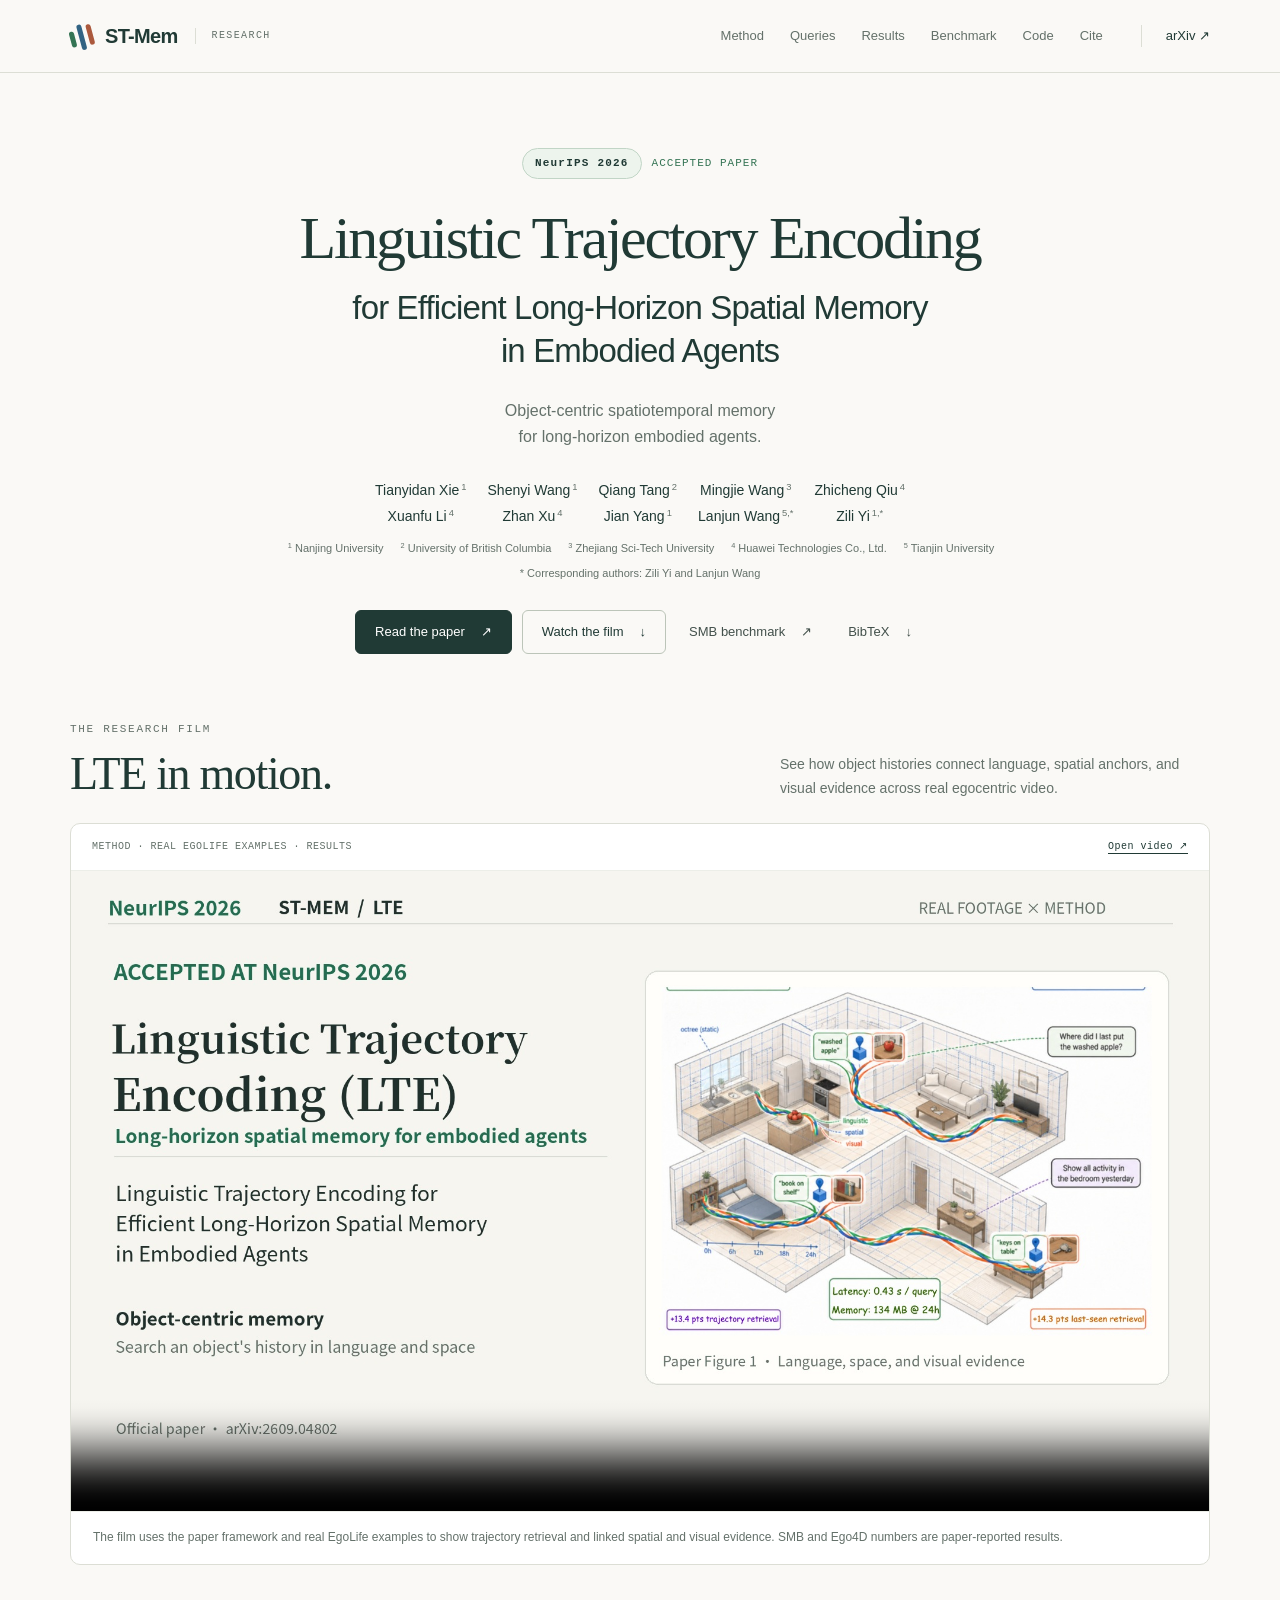
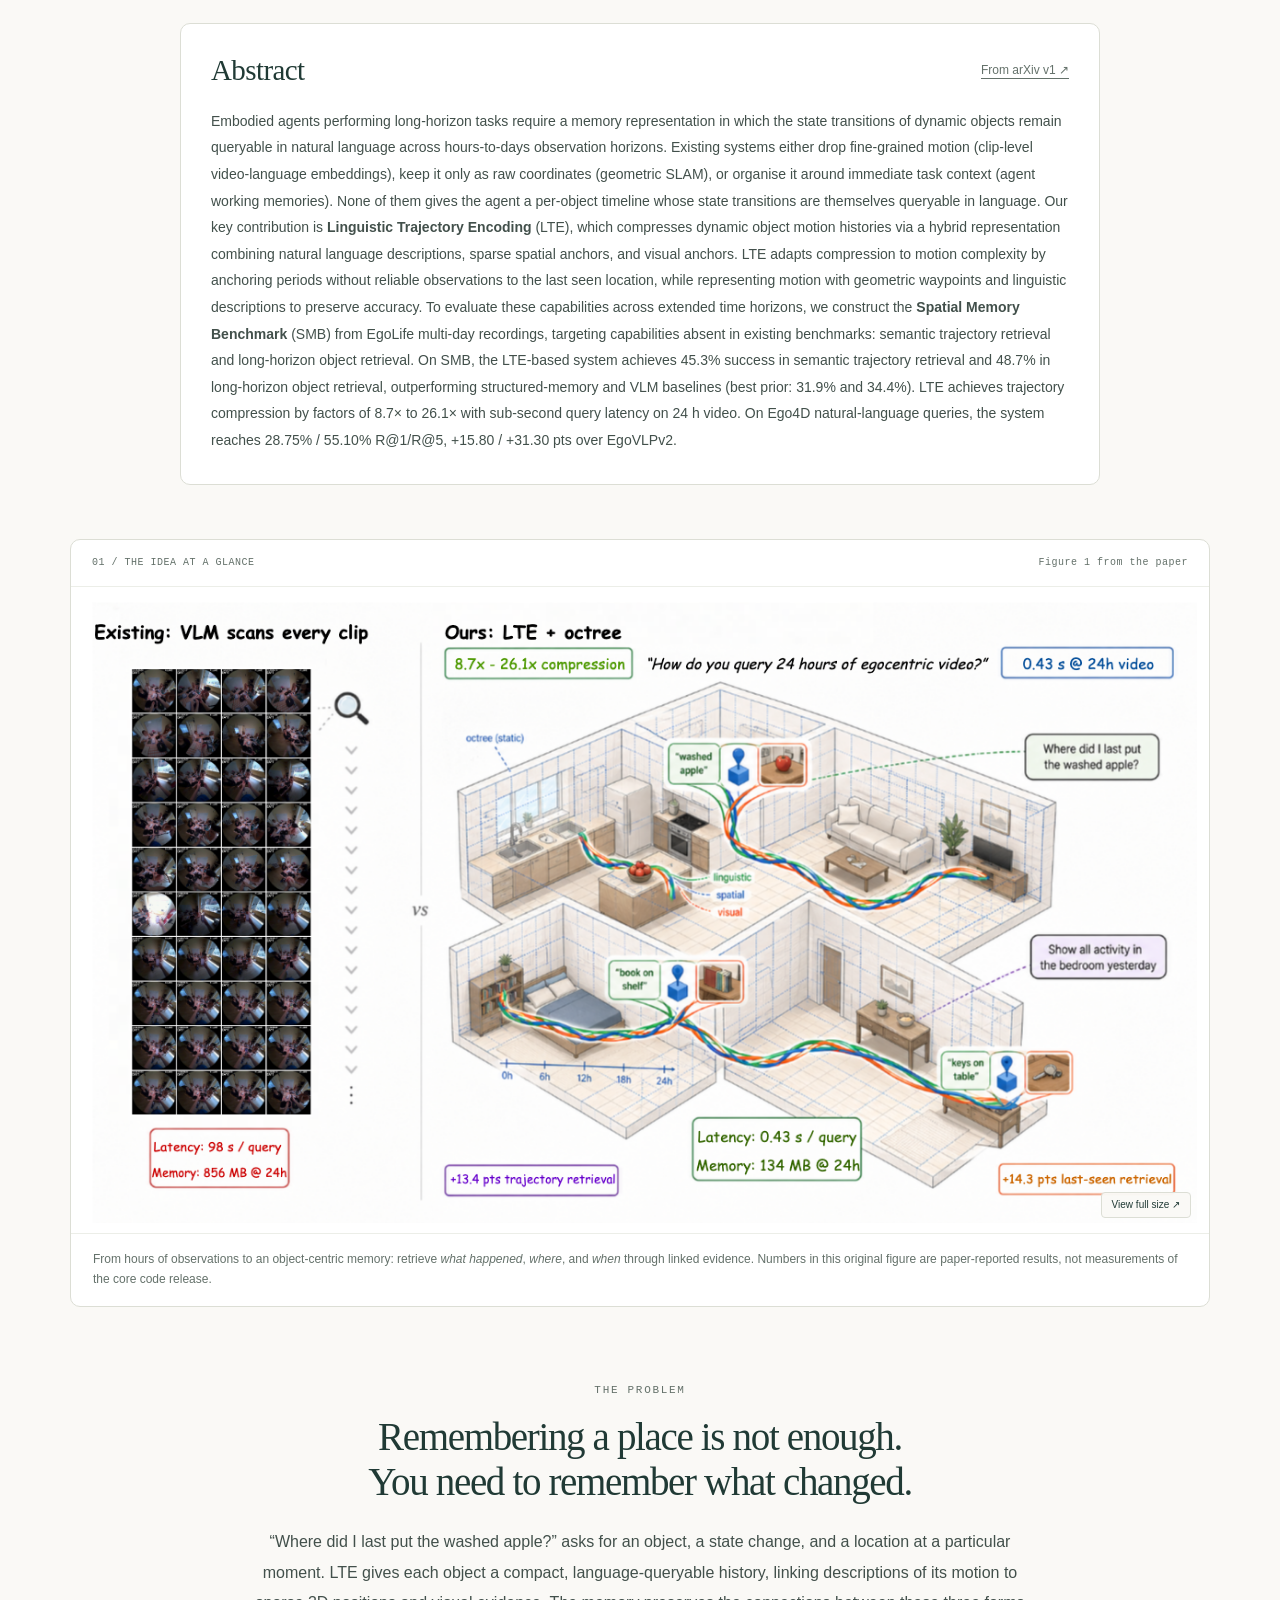
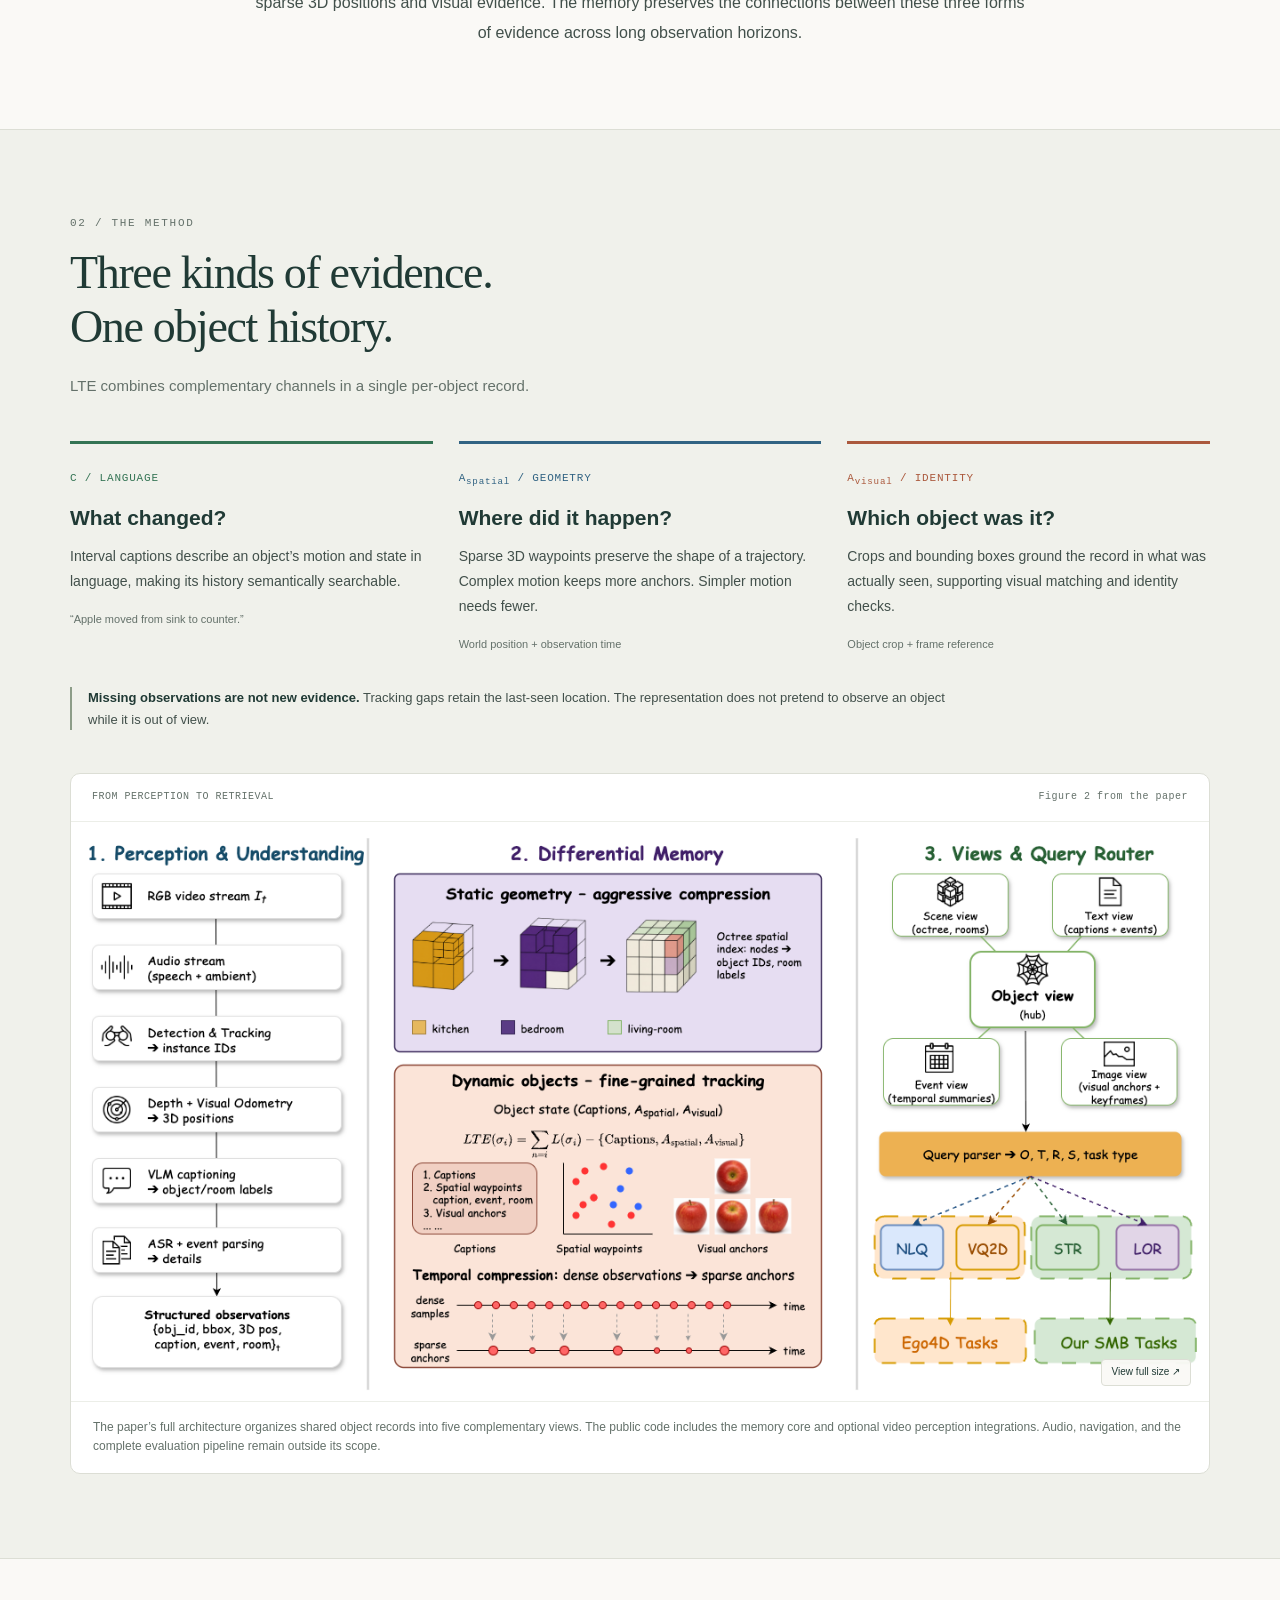
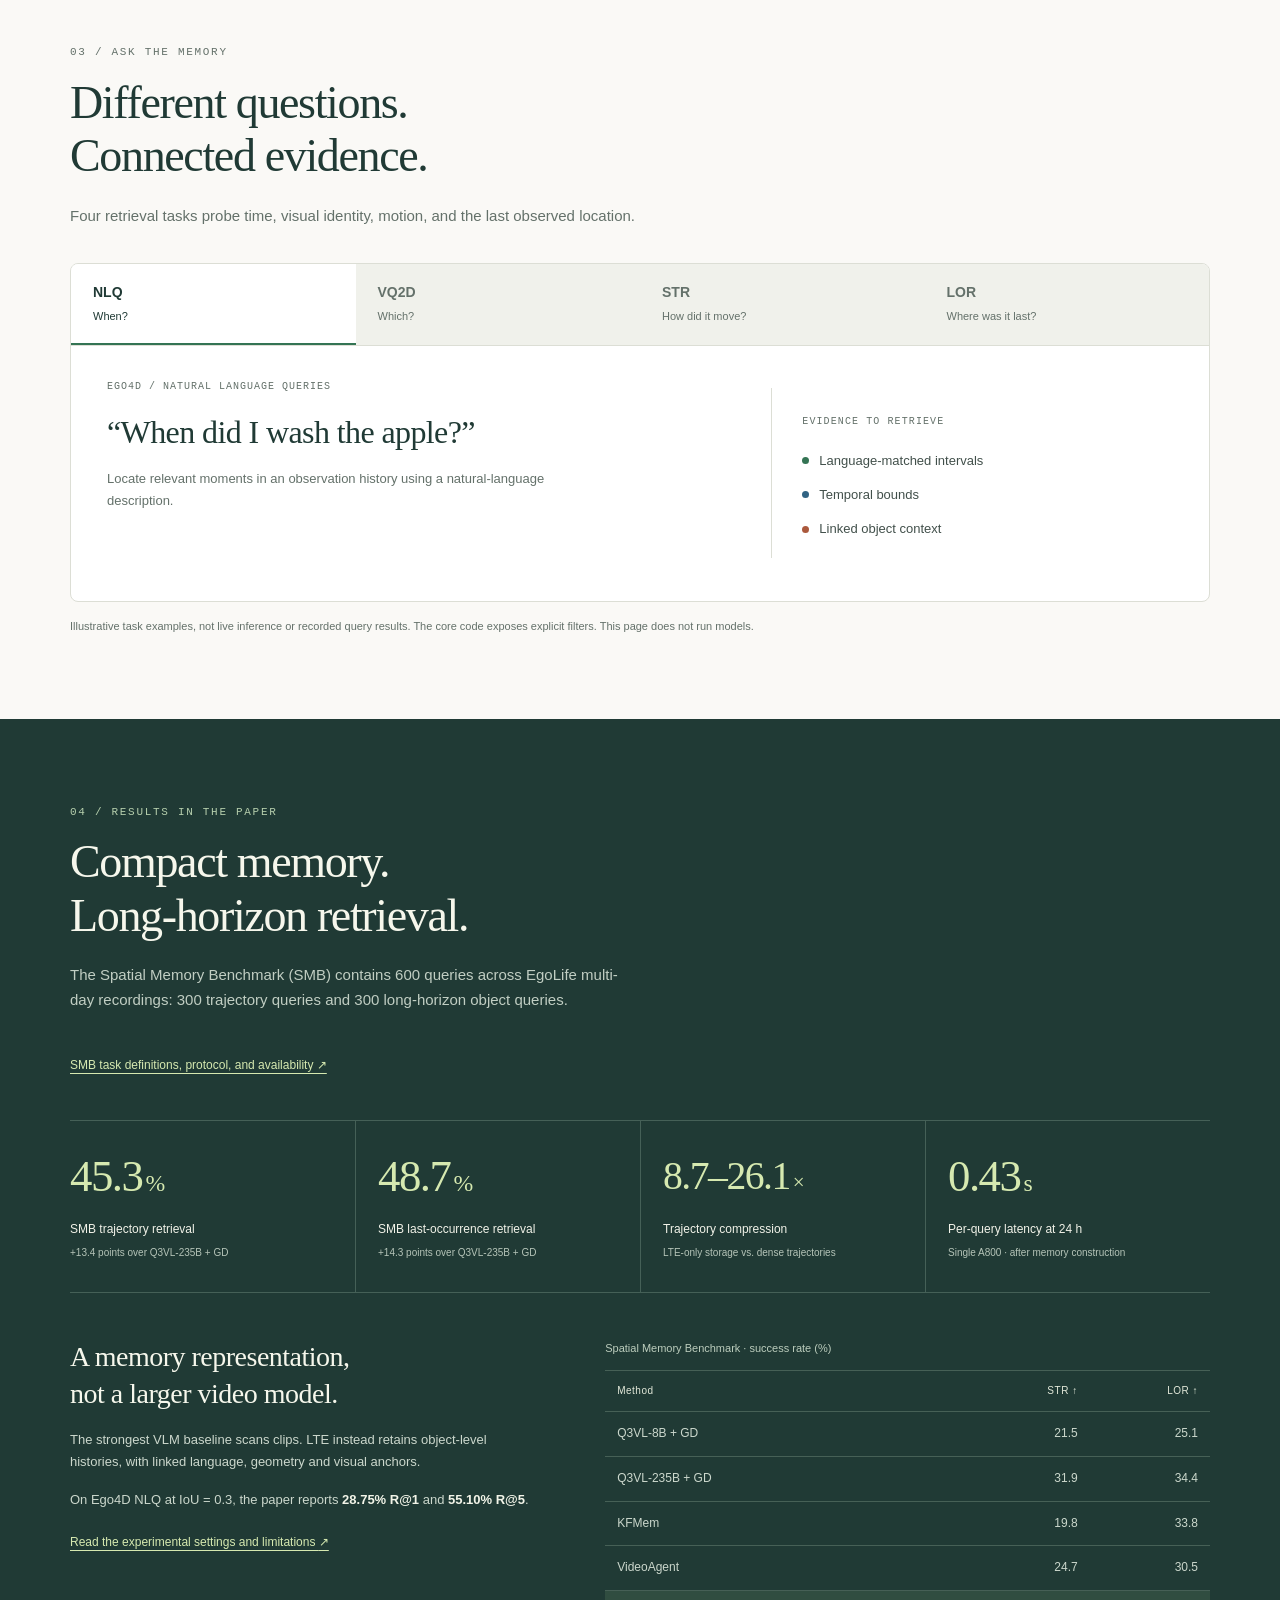
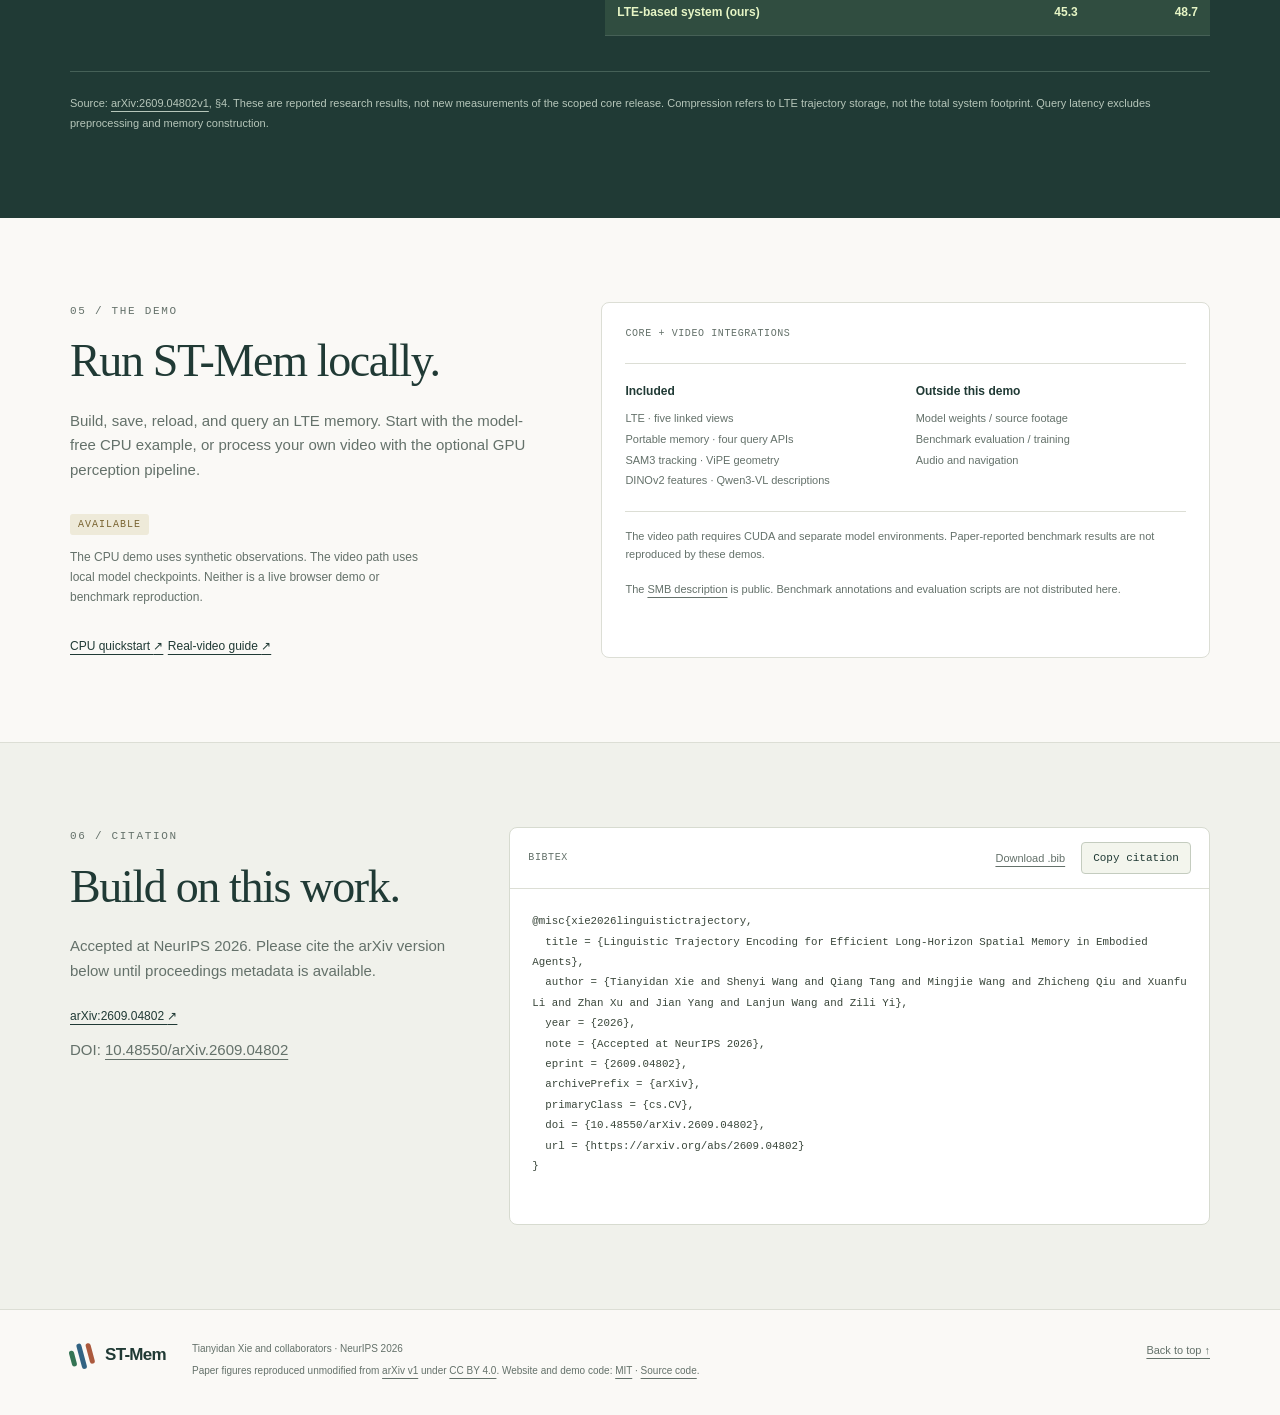
<file: index.html>
<!doctype html>
<html lang="en">
  <head>
    <meta charset="utf-8" />
    <meta name="viewport" content="width=device-width, initial-scale=1" />
    <meta name="color-scheme" content="light" />
    <title>
      Linguistic Trajectory Encoding for Efficient Long-Horizon Spatial Memory
      in Embodied Agents
    </title>
    <meta
      name="description"
      content="Accepted at NeurIPS 2026. Linguistic Trajectory Encoding (LTE): object-centric spatiotemporal memory for long-horizon embodied agents. Paper and Spatial Memory Benchmark (SMB)."
    />
    <meta property="og:type" content="article" />
    <meta
      property="og:title"
      content="Linguistic Trajectory Encoding for Efficient Long-Horizon Spatial Memory in Embodied Agents"
    />
    <meta
      property="og:description"
      content="NeurIPS 2026 · Accepted. Explore LTE through a research film with real EgoLife examples, the paper framework, and results on SMB and Ego4D."
    />
    <link rel="canonical" href="https://sealical.github.io/st-mem/" />
    <meta property="og:url" content="https://sealical.github.io/st-mem/" />
    <meta property="og:site_name" content="ST-Mem" />
    <meta
      property="og:image"
      content="https://sealical.github.io/st-mem/assets/st_mem_teaser.png"
    />
    <meta property="og:image:width" content="1210" />
    <meta property="og:image:height" content="675" />
    <meta
      property="og:image:alt"
      content="The paper’s teaser: linguistic, spatial and visual evidence connected across an egocentric day."
    />
    <meta name="twitter:card" content="summary_large_image" />
    <meta
      name="twitter:title"
      content="Linguistic Trajectory Encoding for Efficient Long-Horizon Spatial Memory in Embodied Agents"
    />
    <meta
      name="twitter:description"
      content="NeurIPS 2026 · Accepted. Explore LTE through a research film with real EgoLife examples, the paper framework, and results on SMB and Ego4D."
    />
    <meta
      name="twitter:image"
      content="https://sealical.github.io/st-mem/assets/st_mem_teaser.png"
    />
    <meta
      name="twitter:image:alt"
      content="The paper’s teaser: linguistic, spatial and visual evidence connected across an egocentric day."
    />
    <meta
      name="citation_title"
      content="Linguistic Trajectory Encoding for Efficient Long-Horizon Spatial Memory in Embodied Agents"
    />
    <meta name="citation_author" content="Tianyidan Xie" />
    <meta name="citation_author" content="Shenyi Wang" />
    <meta name="citation_author" content="Qiang Tang" />
    <meta name="citation_author" content="Mingjie Wang" />
    <meta name="citation_author" content="Zhicheng Qiu" />
    <meta name="citation_author" content="Xuanfu Li" />
    <meta name="citation_author" content="Zhan Xu" />
    <meta name="citation_author" content="Jian Yang" />
    <meta name="citation_author" content="Lanjun Wang" />
    <meta name="citation_author" content="Zili Yi" />
    <meta name="citation_publication_date" content="2026/09/04" />
    <meta name="citation_arxiv_id" content="2609.04802" />
    <meta name="citation_doi" content="10.48550/arXiv.2609.04802" />
    <meta name="citation_pdf_url" content="https://arxiv.org/pdf/2609.04802" />
    <script type="application/ld+json">
      {
        "@context": "https://schema.org",
        "@graph": [
          {
            "@type": "WebSite",
            "@id": "https://sealical.github.io/st-mem/#website",
            "name": "ST-Mem: Linguistic Trajectory Encoding",
            "url": "https://sealical.github.io/st-mem/",
            "inLanguage": "en"
          },
          {
            "@type": "WebPage",
            "@id": "https://sealical.github.io/st-mem/#webpage",
            "url": "https://sealical.github.io/st-mem/",
            "name": "Linguistic Trajectory Encoding for Efficient Long-Horizon Spatial Memory in Embodied Agents",
            "isPartOf": { "@id": "https://sealical.github.io/st-mem/#website" },
            "mainEntity": {
              "@id": "https://doi.org/10.48550/arXiv.2609.04802"
            },
            "relatedLink": "https://sealical.github.io/st-mem/benchmark/",
            "inLanguage": "en"
          },
          {
            "@type": "ScholarlyArticle",
            "@id": "https://doi.org/10.48550/arXiv.2609.04802",
            "name": "Linguistic Trajectory Encoding for Efficient Long-Horizon Spatial Memory in Embodied Agents",
            "headline": "Linguistic Trajectory Encoding for Efficient Long-Horizon Spatial Memory in Embodied Agents",
            "url": "https://arxiv.org/abs/2609.04802",
            "sameAs": [
              "https://arxiv.org/abs/2609.04802",
              "https://openalex.org/W7211917746"
            ],
            "identifier": [
              {
                "@type": "PropertyValue",
                "propertyID": "DOI",
                "value": "10.48550/arXiv.2609.04802"
              },
              {
                "@type": "PropertyValue",
                "propertyID": "arXiv",
                "value": "2609.04802"
              }
            ],
            "datePublished": "2026-09-04",
            "creativeWorkStatus": "Accepted at NeurIPS 2026",
            "inLanguage": "en",
            "isAccessibleForFree": true,
            "video": { "@id": "https://sealical.github.io/st-mem/#film" },
            "license": "https://creativecommons.org/licenses/by/4.0/",
            "image": "https://sealical.github.io/st-mem/assets/st_mem_teaser.png",
            "description": "Linguistic Trajectory Encoding (LTE) is an object-centric spatiotemporal memory representation combining natural-language descriptions, sparse spatial anchors, and visual anchors for long-horizon embodied agents.",
            "abstract": "Embodied agents performing long-horizon tasks require a memory representation in which the state transitions of dynamic objects remain queryable in natural language across hours-to-days observation horizons. Existing systems either drop fine-grained motion (clip-level video-language embeddings), keep it only as raw coordinates (geometric SLAM), or organise it around immediate task context (agent working memories). None of them gives the agent a per-object timeline whose state transitions are themselves queryable in language. Our key contribution is Linguistic Trajectory Encoding (LTE), which compresses dynamic object motion histories via a hybrid representation combining natural language descriptions, sparse spatial anchors, and visual anchors. LTE adapts compression to motion complexity by anchoring periods without reliable observations to the last seen location, while representing motion with geometric waypoints and linguistic descriptions to preserve accuracy. To evaluate these capabilities across extended time horizons, we construct the Spatial Memory Benchmark (SMB) from EgoLife multi-day recordings, targeting capabilities absent in existing benchmarks: semantic trajectory retrieval and long-horizon object retrieval. On SMB, the LTE-based system achieves 45.3% success in semantic trajectory retrieval and 48.7% in long-horizon object retrieval, outperforming structured-memory and VLM baselines (best prior: 31.9% and 34.4%). LTE achieves trajectory compression by factors of 8.7× to 26.1× with sub-second query latency on 24 h video. On Ego4D natural-language queries, the system reaches 28.75% / 55.10% R@1/R@5, +15.80 / +31.30 pts over EgoVLPv2.",
            "keywords": [
              "Linguistic Trajectory Encoding",
              "object-centric memory",
              "spatiotemporal memory",
              "embodied agent memory",
              "trajectory compression",
              "semantic trajectory retrieval",
              "long-horizon object retrieval",
              "Spatial Memory Benchmark"
            ],
            "author": [
              {
                "@type": "Person",
                "name": "Tianyidan Xie",
                "givenName": "Tianyidan",
                "familyName": "Xie",
                "affiliation": {
                  "@id": "https://sealical.github.io/st-mem/#nju"
                }
              },
              {
                "@type": "Person",
                "name": "Shenyi Wang",
                "givenName": "Shenyi",
                "familyName": "Wang",
                "affiliation": {
                  "@id": "https://sealical.github.io/st-mem/#nju"
                }
              },
              {
                "@type": "Person",
                "name": "Qiang Tang",
                "givenName": "Qiang",
                "familyName": "Tang",
                "affiliation": {
                  "@id": "https://sealical.github.io/st-mem/#ubc"
                }
              },
              {
                "@type": "Person",
                "name": "Mingjie Wang",
                "givenName": "Mingjie",
                "familyName": "Wang",
                "affiliation": {
                  "@id": "https://sealical.github.io/st-mem/#zstu"
                }
              },
              {
                "@type": "Person",
                "name": "Zhicheng Qiu",
                "givenName": "Zhicheng",
                "familyName": "Qiu",
                "affiliation": {
                  "@id": "https://sealical.github.io/st-mem/#huawei"
                }
              },
              {
                "@type": "Person",
                "name": "Xuanfu Li",
                "givenName": "Xuanfu",
                "familyName": "Li",
                "affiliation": {
                  "@id": "https://sealical.github.io/st-mem/#huawei"
                }
              },
              {
                "@type": "Person",
                "name": "Zhan Xu",
                "givenName": "Zhan",
                "familyName": "Xu",
                "affiliation": {
                  "@id": "https://sealical.github.io/st-mem/#huawei"
                }
              },
              {
                "@type": "Person",
                "name": "Jian Yang",
                "givenName": "Jian",
                "familyName": "Yang",
                "affiliation": {
                  "@id": "https://sealical.github.io/st-mem/#nju"
                }
              },
              {
                "@type": "Person",
                "name": "Lanjun Wang",
                "givenName": "Lanjun",
                "familyName": "Wang",
                "email": "wanglanjun@tju.edu.cn",
                "affiliation": {
                  "@id": "https://sealical.github.io/st-mem/#tju"
                }
              },
              {
                "@type": "Person",
                "name": "Zili Yi",
                "givenName": "Zili",
                "familyName": "Yi",
                "email": "yi@nju.edu.cn",
                "affiliation": {
                  "@id": "https://sealical.github.io/st-mem/#nju"
                }
              }
            ]
          },
          {
            "@type": "VideoObject",
            "@id": "https://sealical.github.io/st-mem/#film",
            "name": "Linguistic Trajectory Encoding: Method and Real EgoLife Examples",
            "description": "An English-language overview of Linguistic Trajectory Encoding, its object-centric memory framework, real EgoLife examples, and paper-reported SMB and Ego4D results.",
            "url": "https://sealical.github.io/st-mem/#film",
            "contentUrl": "https://sealical.github.io/st-mem/media/lte-neurips-2026-project-film-en.mp4",
            "thumbnailUrl": "https://sealical.github.io/st-mem/media/lte-neurips-2026-project-film-en-cover.jpg",
            "encodingFormat": "video/mp4",
            "duration": "PT1M33.974S",
            "uploadDate": "2026-09-29",
            "inLanguage": "en",
            "isAccessibleForFree": true,
            "about": { "@id": "https://doi.org/10.48550/arXiv.2609.04802" }
          },
          {
            "@type": "SoftwareSourceCode",
            "@id": "https://sealical.github.io/st-mem/#demo",
            "name": "ST-Mem core and real-video demos",
            "description": "CPU demo of LTE, five linked memory views, and four query APIs using synthetic observations. Optional real-video integrations provide SAM3 tracking, ViPE geometry, DINOv2 features, and Qwen3-VL descriptions. No benchmark evaluation.",
            "codeRepository": "https://github.com/Sealical/st-mem",
            "url": "https://github.com/Sealical/st-mem/blob/main/docs/demo.md",
            "programmingLanguage": "Python",
            "runtimePlatform": "Python 3.11+",
            "version": "0.2.0",
            "license": "https://github.com/Sealical/st-mem/blob/main/LICENSE"
          },
          {
            "@type": "Organization",
            "@id": "https://sealical.github.io/st-mem/#nju",
            "name": "Nanjing University"
          },
          {
            "@type": "Organization",
            "@id": "https://sealical.github.io/st-mem/#ubc",
            "name": "University of British Columbia"
          },
          {
            "@type": "Organization",
            "@id": "https://sealical.github.io/st-mem/#zstu",
            "name": "Zhejiang Sci-Tech University"
          },
          {
            "@type": "Organization",
            "@id": "https://sealical.github.io/st-mem/#huawei",
            "name": "Huawei Technologies Co., Ltd."
          },
          {
            "@type": "Organization",
            "@id": "https://sealical.github.io/st-mem/#tju",
            "name": "Tianjin University"
          }
        ]
      }
    </script>
    <link rel="icon" type="image/svg+xml" href="assets/favicon.svg" />
    <link rel="stylesheet" href="assets/site.css" />
    <script src="assets/site.js" defer></script>
  </head>
  <body>
    <a class="skip-link" href="#main">Skip to content</a>
    <header class="site-header">
      <div class="header-inner">
        <a class="wordmark" href="#top" aria-label="ST-Mem, back to top"
          ><span class="brand-mark" aria-hidden="true"
            ><i></i><i></i><i></i></span
          >ST-Mem<span class="wordmark-note">RESEARCH</span></a
        >
        <nav class="nav-links" aria-label="Main navigation">
          <a href="#method">Method</a><a href="#queries">Queries</a
          ><a href="#results">Results</a><a href="benchmark/">Benchmark</a
          ><a href="#code">Code</a><a href="#citation">Cite</a>
        </nav>
        <a
          class="header-paper"
          href="https://arxiv.org/abs/2609.04802"
          target="_blank"
          rel="noopener noreferrer"
          >arXiv <span aria-hidden="true">↗</span></a
        >
      </div>
    </header>

    <main id="main">
      <section class="hero container" id="top" aria-labelledby="paper-title">
        <p class="eyebrow">
          <span class="publication-tag">NeurIPS 2026</span>
          <span class="publication-status">Accepted paper</span>
        </p>
        <h1 id="paper-title">
          <span class="title-main">Linguistic Trajectory Encoding</span
          ><span class="title-sub"
            >for Efficient Long-Horizon Spatial Memory<br
              class="desktop-break"
            />
            in Embodied Agents</span
          >
        </h1>
        <p class="hero-summary">
          Object-centric spatiotemporal memory<br />for long-horizon embodied
          agents.
        </p>
        <div class="authors" aria-label="Authors in paper order">
          <span>Tianyidan Xie<sup>1</sup></span
          ><span>Shenyi Wang<sup>1</sup></span
          ><span>Qiang Tang<sup>2</sup></span
          ><span>Mingjie Wang<sup>3</sup></span
          ><span>Zhicheng Qiu<sup>4</sup></span>
          <span>Xuanfu Li<sup>4</sup></span
          ><span>Zhan Xu<sup>4</sup></span
          ><span>Jian Yang<sup>1</sup></span
          ><span>Lanjun Wang<sup>5,*</sup></span
          ><span>Zili Yi<sup>1,*</sup></span>
        </div>
        <div class="affiliations">
          <span><sup>1</sup>Nanjing University</span
          ><span><sup>2</sup>University of British Columbia</span
          ><span><sup>3</sup>Zhejiang Sci-Tech University</span
          ><span><sup>4</sup>Huawei Technologies Co., Ltd.</span
          ><span><sup>5</sup>Tianjin University</span>
        </div>
        <p class="correspondence">
          * Corresponding authors:
          <a href="mailto:yi@nju.edu.cn">Zili Yi</a> and
          <a href="mailto:wanglanjun@tju.edu.cn">Lanjun Wang</a>
        </p>
        <div class="hero-actions">
          <a
            class="button button-primary"
            href="https://arxiv.org/abs/2609.04802"
            target="_blank"
            rel="noopener noreferrer"
            >Read the paper <span aria-hidden="true">↗</span></a
          >
          <a class="button button-secondary" href="#film"
            >Watch the film <span aria-hidden="true">↓</span></a
          >
          <a class="button button-text" href="benchmark/"
            >SMB benchmark <span aria-hidden="true">↗</span></a
          >
          <a class="button button-text" href="#citation"
            >BibTeX <span aria-hidden="true">↓</span></a
          >
        </div>
      </section>

      <section
        class="container film-section"
        id="film"
        aria-labelledby="film-title"
      >
        <div class="film-heading">
          <div>
            <p class="eyebrow">THE RESEARCH FILM</p>
            <h2 id="film-title">LTE in motion.</h2>
          </div>
          <p>
            See how object histories connect language, spatial anchors, and
            visual evidence across real egocentric video.
          </p>
        </div>
        <figure class="film-card">
          <div class="figure-topline">
            <span>METHOD · REAL EGOLIFE EXAMPLES · RESULTS</span>
            <a href="media/lte-neurips-2026-project-film-en.mp4"
              >Open video ↗</a
            >
          </div>
          <video
            controls
            preload="none"
            playsinline
            width="1920"
            height="1080"
            poster="media/lte-neurips-2026-project-film-en-cover.jpg"
            aria-label="English film introducing Linguistic Trajectory Encoding and real EgoLife demonstrations"
          >
            <source
              src="media/lte-neurips-2026-project-film-en.mp4"
              type="video/mp4"
            />
            <track
              kind="captions"
              src="media/lte-neurips-2026-project-film-en.vtt"
              srclang="en"
              label="English"
            />
            Your browser does not support embedded video.
            <a href="media/lte-neurips-2026-project-film-en.mp4"
              >Open the MP4 file</a
            >.
          </video>
          <figcaption>
            The film uses the paper framework and real EgoLife examples to show
            trajectory retrieval and linked spatial and visual evidence. SMB and
            Ego4D numbers are paper-reported results.
          </figcaption>
        </figure>
      </section>

      <section
        class="container abstract-section"
        id="abstract"
        aria-labelledby="abstract-title"
      >
        <div class="abstract-heading">
          <h2 id="abstract-title">Abstract</h2>
          <a
            href="https://arxiv.org/abs/2609.04802v1"
            target="_blank"
            rel="noopener noreferrer"
            >From arXiv v1 ↗</a
          >
        </div>
        <p id="paper-abstract">
          Embodied agents performing long-horizon tasks require a memory
          representation in which the state transitions of dynamic objects
          remain queryable in natural language across hours-to-days observation
          horizons. Existing systems either drop fine-grained motion (clip-level
          video-language embeddings), keep it only as raw coordinates (geometric
          SLAM), or organise it around immediate task context (agent working
          memories). None of them gives the agent a per-object timeline whose
          state transitions are themselves queryable in language. Our key
          contribution is <strong>Linguistic Trajectory Encoding</strong> (LTE),
          which compresses dynamic object motion histories via a hybrid
          representation combining natural language descriptions, sparse spatial
          anchors, and visual anchors. LTE adapts compression to motion
          complexity by anchoring periods without reliable observations to the
          last seen location, while representing motion with geometric waypoints
          and linguistic descriptions to preserve accuracy. To evaluate these
          capabilities across extended time horizons, we construct the
          <strong>Spatial Memory Benchmark</strong> (SMB) from EgoLife multi-day
          recordings, targeting capabilities absent in existing benchmarks:
          semantic trajectory retrieval and long-horizon object retrieval. On
          SMB, the LTE-based system achieves 45.3% success in semantic
          trajectory retrieval and 48.7% in long-horizon object retrieval,
          outperforming structured-memory and VLM baselines (best prior: 31.9%
          and 34.4%). LTE achieves trajectory compression by factors of 8.7× to
          26.1× with sub-second query latency on 24 h video. On Ego4D
          natural-language queries, the system reaches 28.75% / 55.10% R@1/R@5,
          +15.80 / +31.30 pts over EgoVLPv2.
        </p>
      </section>

      <section class="container teaser-section" aria-label="Research overview">
        <figure class="paper-figure teaser-figure">
          <div class="figure-topline">
            <span>01 / THE IDEA AT A GLANCE</span
            ><span>Figure 1 from the paper</span>
          </div>
          <a
            class="figure-link"
            href="assets/st_mem_teaser.png"
            data-figure
            data-caption="Figure 1 · ST-Mem at a glance"
            target="_blank"
            rel="noopener"
            aria-label="Enlarge the paper teaser"
          >
            <img
              src="assets/st_mem_teaser.png"
              width="1210"
              height="675"
              fetchpriority="high"
              alt="The paper teaser contrasts scanning every video clip with an LTE memory. Language descriptions, spatial anchors and visual evidence connect an apple, a book and keys to their histories in a reconstructed home."
            />
            <span class="figure-zoom" aria-hidden="true">View full size ↗</span>
          </a>
          <figcaption>
            From hours of observations to an object-centric memory: retrieve
            <em>what happened</em>, <em>where</em>, and <em>when</em> through
            linked evidence. Numbers in this original figure are paper-reported
            results, not measurements of the core code release.
          </figcaption>
        </figure>
        <div class="overview-copy">
          <p class="eyebrow">THE PROBLEM</p>
          <h2>
            Remembering a place is not enough.<br />You need to remember what
            changed.
          </h2>
          <p>
            “Where did I last put the washed apple?” asks for an object, a state
            change, and a location at a particular moment. LTE gives each object
            a compact, language-queryable history, linking descriptions of its
            motion to sparse 3D positions and visual evidence. The memory
            preserves the connections between these three forms of evidence
            across long observation horizons.
          </p>
        </div>
      </section>

      <section
        class="section section-tinted"
        id="method"
        aria-labelledby="method-title"
      >
        <div class="container">
          <div class="section-heading">
            <p class="eyebrow">02 / THE METHOD</p>
            <h2 id="method-title">
              Three kinds of evidence.<br />One object history.
            </h2>
            <p>
              LTE combines complementary channels in a single per-object record.
            </p>
          </div>
          <div class="channels">
            <article class="channel channel-language">
              <span class="channel-index">C / LANGUAGE</span>
              <h3>What changed?</h3>
              <p>
                Interval captions describe an object’s motion and state in
                language, making its history semantically searchable.
              </p>
              <span class="channel-example"
                >“Apple moved from sink to counter.”</span
              >
            </article>
            <article class="channel channel-spatial">
              <span class="channel-index">A<sub>spatial</sub> / GEOMETRY</span>
              <h3>Where did it happen?</h3>
              <p>
                Sparse 3D waypoints preserve the shape of a trajectory. Complex
                motion keeps more anchors. Simpler motion needs fewer.
              </p>
              <span class="channel-example"
                >World position + observation time</span
              >
            </article>
            <article class="channel channel-visual">
              <span class="channel-index">A<sub>visual</sub> / IDENTITY</span>
              <h3>Which object was it?</h3>
              <p>
                Crops and bounding boxes ground the record in what was actually
                seen, supporting visual matching and identity checks.
              </p>
              <span class="channel-example">Object crop + frame reference</span>
            </article>
          </div>
          <p class="method-note">
            <strong>Missing observations are not new evidence.</strong> Tracking
            gaps retain the last-seen location. The representation does not
            pretend to observe an object while it is out of view.
          </p>
          <figure class="paper-figure framework-figure">
            <div class="figure-topline">
              <span>FROM PERCEPTION TO RETRIEVAL</span
              ><span>Figure 2 from the paper</span>
            </div>
            <a
              class="figure-link"
              href="assets/st_mem_framework.png"
              data-figure
              data-caption="Figure 2 · LTE-centric memory architecture"
              target="_blank"
              rel="noopener"
              aria-label="Enlarge the paper framework diagram"
            >
              <img
                src="assets/st_mem_framework.png"
                width="1253"
                height="623"
                loading="lazy"
                decoding="async"
                alt="Framework diagram: perception produces structured observations. The memory combines an octree with linguistic trajectory encoding. Object, Scene, Text, Event and Image views support NLQ, VQ2D, STR and LOR queries."
              />
              <span class="figure-zoom" aria-hidden="true"
                >View full size ↗</span
              >
            </a>
            <figcaption>
              The paper’s full architecture organizes shared object records into
              five complementary views. The public code includes the memory core
              and optional video perception integrations. Audio, navigation, and
              the complete evaluation pipeline remain outside its scope.
            </figcaption>
          </figure>
        </div>
      </section>

      <section
        class="section container"
        id="queries"
        aria-labelledby="queries-title"
      >
        <div class="section-heading">
          <p class="eyebrow">03 / ASK THE MEMORY</p>
          <h2 id="queries-title">
            Different questions.<br />Connected evidence.
          </h2>
          <p>
            Four retrieval tasks probe time, visual identity, motion, and the
            last observed location.
          </p>
        </div>
        <div class="query-explorer">
          <div class="query-tabs" role="tablist" aria-label="Query task" hidden>
            <button
              id="tab-nlq"
              role="tab"
              aria-controls="panel-nlq"
              aria-selected="true"
              tabindex="0"
            >
              NLQ <span>When?</span>
            </button>
            <button
              id="tab-vq2d"
              role="tab"
              aria-controls="panel-vq2d"
              aria-selected="false"
              tabindex="-1"
            >
              VQ2D <span>Which?</span>
            </button>
            <button
              id="tab-str"
              role="tab"
              aria-controls="panel-str"
              aria-selected="false"
              tabindex="-1"
            >
              STR <span>How did it move?</span>
            </button>
            <button
              id="tab-lor"
              role="tab"
              aria-controls="panel-lor"
              aria-selected="false"
              tabindex="-1"
            >
              LOR <span>Where was it last?</span>
            </button>
          </div>
          <article
            class="query-panel"
            id="panel-nlq"
            aria-labelledby="nlq-heading"
          >
            <div class="query-prompt">
              <p class="eyebrow">EGO4D / NATURAL LANGUAGE QUERIES</p>
              <h3 id="nlq-heading">“When did I wash the apple?”</h3>
              <p>
                Locate relevant moments in an observation history using a
                natural-language description.
              </p>
            </div>
            <div class="query-evidence">
              <span class="evidence-label">EVIDENCE TO RETRIEVE</span>
              <ul>
                <li>
                  <span class="evidence-dot language-dot"></span
                  >Language-matched intervals
                </li>
                <li>
                  <span class="evidence-dot spatial-dot"></span>Temporal bounds
                </li>
                <li>
                  <span class="evidence-dot visual-dot"></span>Linked object
                  context
                </li>
              </ul>
            </div>
          </article>
          <article
            class="query-panel"
            id="panel-vq2d"
            aria-labelledby="vq2d-heading"
          >
            <div class="query-prompt">
              <p class="eyebrow">EGO4D / VISUAL QUERIES 2D</p>
              <h3 id="vq2d-heading">Find this object in the past.</h3>
              <p>
                A reference object crop is the query. Visual matching retrieves
                earlier evidence of that object.
              </p>
            </div>
            <div class="query-evidence">
              <span class="evidence-label">EVIDENCE TO RETRIEVE</span>
              <ul>
                <li>
                  <span class="evidence-dot visual-dot"></span>Matching visual
                  anchors
                </li>
                <li>
                  <span class="evidence-dot spatial-dot"></span>Image-space
                  bounding boxes
                </li>
                <li>
                  <span class="evidence-dot language-dot"></span>Frame and time
                  references
                </li>
              </ul>
            </div>
          </article>
          <article
            class="query-panel"
            id="panel-str"
            aria-labelledby="str-heading"
          >
            <div class="query-prompt">
              <p class="eyebrow">SMB / SEMANTIC TRAJECTORY RETRIEVAL</p>
              <h3 id="str-heading">
                “Show the apple’s path from the sink to the counter.”
              </h3>
              <p>
                Retrieve an object’s trajectory using semantic state, spatial,
                and temporal constraints.
              </p>
            </div>
            <div class="query-evidence">
              <span class="evidence-label">EVIDENCE TO RETRIEVE</span>
              <ul>
                <li>
                  <span class="evidence-dot language-dot"></span
                  >Language-described motion phases
                </li>
                <li>
                  <span class="evidence-dot spatial-dot"></span>Sparse 3D
                  trajectory anchors
                </li>
                <li>
                  <span class="evidence-dot visual-dot"></span>Linked visual
                  evidence
                </li>
              </ul>
            </div>
          </article>
          <article
            class="query-panel"
            id="panel-lor"
            aria-labelledby="lor-heading"
          >
            <div class="query-prompt">
              <p class="eyebrow">SMB / LONG-HORIZON OBJECT RETRIEVAL</p>
              <h3 id="lor-heading">“Where did I last leave my keys?”</h3>
              <p>
                Search a long lookback window for an object’s most recent
                observed location.
              </p>
            </div>
            <div class="query-evidence">
              <span class="evidence-label">EVIDENCE TO RETRIEVE</span>
              <ul>
                <li>
                  <span class="evidence-dot spatial-dot"></span>Last observed
                  position
                </li>
                <li>
                  <span class="evidence-dot language-dot"></span>Time of the
                  observation
                </li>
                <li>
                  <span class="evidence-dot visual-dot"></span>Object identity
                  evidence
                </li>
              </ul>
            </div>
          </article>
        </div>
        <p class="small-note">
          Illustrative task examples, not live inference or recorded query
          results. The core code exposes explicit filters. This page does not
          run models.
        </p>
      </section>

      <section
        class="section section-dark"
        id="results"
        aria-labelledby="results-title"
      >
        <div class="container">
          <div class="section-heading">
            <p class="eyebrow">04 / RESULTS IN THE PAPER</p>
            <h2 id="results-title">
              Compact memory.<br />Long-horizon retrieval.
            </h2>
            <p>
              The Spatial Memory Benchmark (SMB) contains 600 queries across
              EgoLife multi-day recordings: 300 trajectory queries and 300
              long-horizon object queries.
            </p>
            <p>
              <a class="light-link" href="benchmark/"
                >SMB task definitions, protocol, and availability ↗</a
              >
            </p>
          </div>
          <div class="metrics" aria-label="Paper-reported headline results">
            <div class="metric">
              <strong>45.3<span>%</span></strong
              ><span>SMB trajectory retrieval</span
              ><small>+13.4 points over Q3VL-235B + GD</small>
            </div>
            <div class="metric">
              <strong>48.7<span>%</span></strong
              ><span>SMB last-occurrence retrieval</span
              ><small>+14.3 points over Q3VL-235B + GD</small>
            </div>
            <div class="metric">
              <strong class="metric-range">8.7–26.1<span>×</span></strong
              ><span>Trajectory compression</span
              ><small>LTE-only storage vs. dense trajectories</small>
            </div>
            <div class="metric">
              <strong>0.43<span>s</span></strong
              ><span>Per-query latency at 24 h</span
              ><small>Single A800 · after memory construction</small>
            </div>
          </div>
          <div class="results-detail">
            <div>
              <h3>A memory representation,<br />not a larger video model.</h3>
              <p>
                The strongest VLM baseline scans clips. LTE instead retains
                object-level histories, with linked language, geometry and
                visual anchors.
              </p>
              <p>
                On Ego4D NLQ at IoU = 0.3, the paper reports
                <strong>28.75% R@1</strong> and <strong>55.10% R@5</strong>.
              </p>
              <a
                class="light-link"
                href="https://arxiv.org/abs/2609.04802"
                target="_blank"
                rel="noopener noreferrer"
                >Read the experimental settings and limitations
                <span aria-hidden="true">↗</span></a
              >
            </div>
            <div
              class="table-scroll"
              tabindex="0"
              role="region"
              aria-label="Spatial Memory Benchmark results table, horizontally scrollable on small screens"
            >
              <table>
                <caption>
                  Spatial Memory Benchmark · success rate (%)
                </caption>
                <thead>
                  <tr>
                    <th scope="col">Method</th>
                    <th scope="col">STR ↑</th>
                    <th scope="col">LOR ↑</th>
                  </tr>
                </thead>
                <tbody>
                  <tr>
                    <th scope="row">Q3VL-8B + GD</th>
                    <td>21.5</td>
                    <td>25.1</td>
                  </tr>
                  <tr>
                    <th scope="row">Q3VL-235B + GD</th>
                    <td>31.9</td>
                    <td>34.4</td>
                  </tr>
                  <tr>
                    <th scope="row">KFMem</th>
                    <td>19.8</td>
                    <td>33.8</td>
                  </tr>
                  <tr>
                    <th scope="row">VideoAgent</th>
                    <td>24.7</td>
                    <td>30.5</td>
                  </tr>
                  <tr class="ours-row">
                    <th scope="row">LTE-based system (ours)</th>
                    <td>45.3</td>
                    <td>48.7</td>
                  </tr>
                </tbody>
              </table>
            </div>
          </div>
          <p class="results-disclaimer">
            Source:
            <a
              href="https://arxiv.org/abs/2609.04802v1"
              target="_blank"
              rel="noopener noreferrer"
              >arXiv:2609.04802v1</a
            >, §4. These are reported research results, not new measurements of
            the scoped core release. Compression refers to LTE trajectory
            storage, not the total system footprint. Query latency excludes
            preprocessing and memory construction.
          </p>
        </div>
      </section>

      <section class="section container" id="code" aria-labelledby="code-title">
        <div class="code-layout">
          <div class="section-heading">
            <p class="eyebrow">05 / THE DEMO</p>
            <h2 id="code-title">Run ST-Mem locally.</h2>
            <p>
              Build, save, reload, and query an LTE memory. Start with the
              model-free CPU example, or process your own video with the
              optional GPU perception pipeline.
            </p>
            <div class="availability">
              <span class="availability-label">AVAILABLE</span>
              <p>
                The CPU demo uses synthetic observations. The video path uses
                local model checkpoints. Neither is a live browser demo or
                benchmark reproduction.
              </p>
            </div>
            <a
              class="text-link"
              href="https://github.com/Sealical/st-mem/blob/main/docs/demo.md"
              target="_blank"
              rel="noopener noreferrer"
              >CPU quickstart <span aria-hidden="true">↗</span></a
            >
            <a
              class="text-link"
              href="https://github.com/Sealical/st-mem/blob/main/docs/video-demo.md"
              target="_blank"
              rel="noopener noreferrer"
              >Real-video guide <span aria-hidden="true">↗</span></a
            >
          </div>
          <div class="code-card">
            <div class="code-topline">
              <span>CORE + VIDEO INTEGRATIONS</span>
            </div>
            <div class="scope-grid">
              <div>
                <h3>Included</h3>
                <p>
                  LTE · five linked views<br />Portable memory · four query
                  APIs<br />SAM3 tracking · ViPE geometry<br />DINOv2 features ·
                  Qwen3-VL descriptions
                </p>
              </div>
              <div>
                <h3>Outside this demo</h3>
                <p>
                  Model weights / source footage<br />Benchmark evaluation /
                  training<br />Audio and navigation
                </p>
              </div>
            </div>
            <p>
              The video path requires CUDA and separate model environments.
              Paper-reported benchmark results are not reproduced by these demos.
            </p>
            <p class="release-scope-note">
              The <a href="benchmark/">SMB description</a> is public. Benchmark
              annotations and evaluation scripts are not distributed here.
            </p>
          </div>
        </div>
      </section>

      <section
        class="section section-tinted"
        id="citation"
        aria-labelledby="citation-title"
      >
        <div class="container citation-layout">
          <div class="section-heading">
            <p class="eyebrow">06 / CITATION</p>
            <h2 id="citation-title">Build on this work.</h2>
            <p>
              Accepted at NeurIPS 2026. Please cite the arXiv version below
              until proceedings metadata is available.
            </p>
            <a
              class="text-link"
              href="https://arxiv.org/abs/2609.04802"
              target="_blank"
              rel="noopener noreferrer"
              >arXiv:2609.04802 <span aria-hidden="true">↗</span></a
            >
            <p class="citation-doi">
              DOI:
              <a
                href="https://doi.org/10.48550/arXiv.2609.04802"
                target="_blank"
                rel="noopener noreferrer"
                >10.48550/arXiv.2609.04802</a
              >
            </p>
          </div>
          <div class="citation-card">
            <div class="citation-toolbar">
              <span>BIBTEX</span>
              <div>
                <a href="citation.bib" download>Download .bib</a
                ><button
                  class="copy-button"
                  type="button"
                  data-copy-citation
                  hidden
                >
                  Copy citation
                </button>
              </div>
            </div>
            <pre
              tabindex="0"
              aria-label="BibTeX citation"
            ><code id="bibtex">@misc{xie2026linguistictrajectory,
  title = {Linguistic Trajectory Encoding for Efficient Long-Horizon Spatial Memory in Embodied Agents},
  author = {Tianyidan Xie and Shenyi Wang and Qiang Tang and Mingjie Wang and Zhicheng Qiu and Xuanfu Li and Zhan Xu and Jian Yang and Lanjun Wang and Zili Yi},
  year = {2026},
  note = {Accepted at NeurIPS 2026},
  eprint = {2609.04802},
  archivePrefix = {arXiv},
  primaryClass = {cs.CV},
  doi = {10.48550/arXiv.2609.04802},
  url = {https://arxiv.org/abs/2609.04802}
}</code></pre>
            <p
              id="copy-status"
              class="copy-status"
              role="status"
              aria-live="polite"
            ></p>
          </div>
        </div>
      </section>
    </main>

    <footer class="container site-footer">
      <a class="wordmark" href="#top"
        ><span class="brand-mark" aria-hidden="true"><i></i><i></i><i></i></span
        >ST-Mem</a
      >
      <div>
        <p>Tianyidan Xie and collaborators · NeurIPS 2026</p>
        <p>
          Paper figures reproduced unmodified from
          <a
            href="https://arxiv.org/abs/2609.04802v1"
            target="_blank"
            rel="noopener noreferrer"
            >arXiv v1</a
          >
          under
          <a
            href="https://creativecommons.org/licenses/by/4.0/"
            target="_blank"
            rel="noopener noreferrer"
            >CC BY 4.0</a
          >. Website and demo code:
          <a href="LICENSE" target="_blank" rel="noopener noreferrer">MIT</a> ·
          <a
            href="https://github.com/Sealical/st-mem"
            target="_blank"
            rel="noopener noreferrer"
            >Source code</a
          >.
        </p>
      </div>
      <a class="back-top" href="#top">Back to top ↑</a>
    </footer>

    <dialog
      class="figure-dialog"
      id="figure-dialog"
      aria-labelledby="figure-dialog-title"
    >
      <div class="dialog-toolbar">
        <p id="figure-dialog-title">Paper figure</p>
        <button
          type="button"
          data-close-figure
          aria-label="Close enlarged figure"
        >
          Close <span aria-hidden="true">×</span>
        </button>
      </div>
      <p class="dialog-hint">
        Original resolution · scroll to explore on small screens.
      </p>
      <div class="dialog-image-scroll">
        <img id="figure-dialog-image" alt="" />
      </div>
    </dialog>
  </body>
</html>
</file>
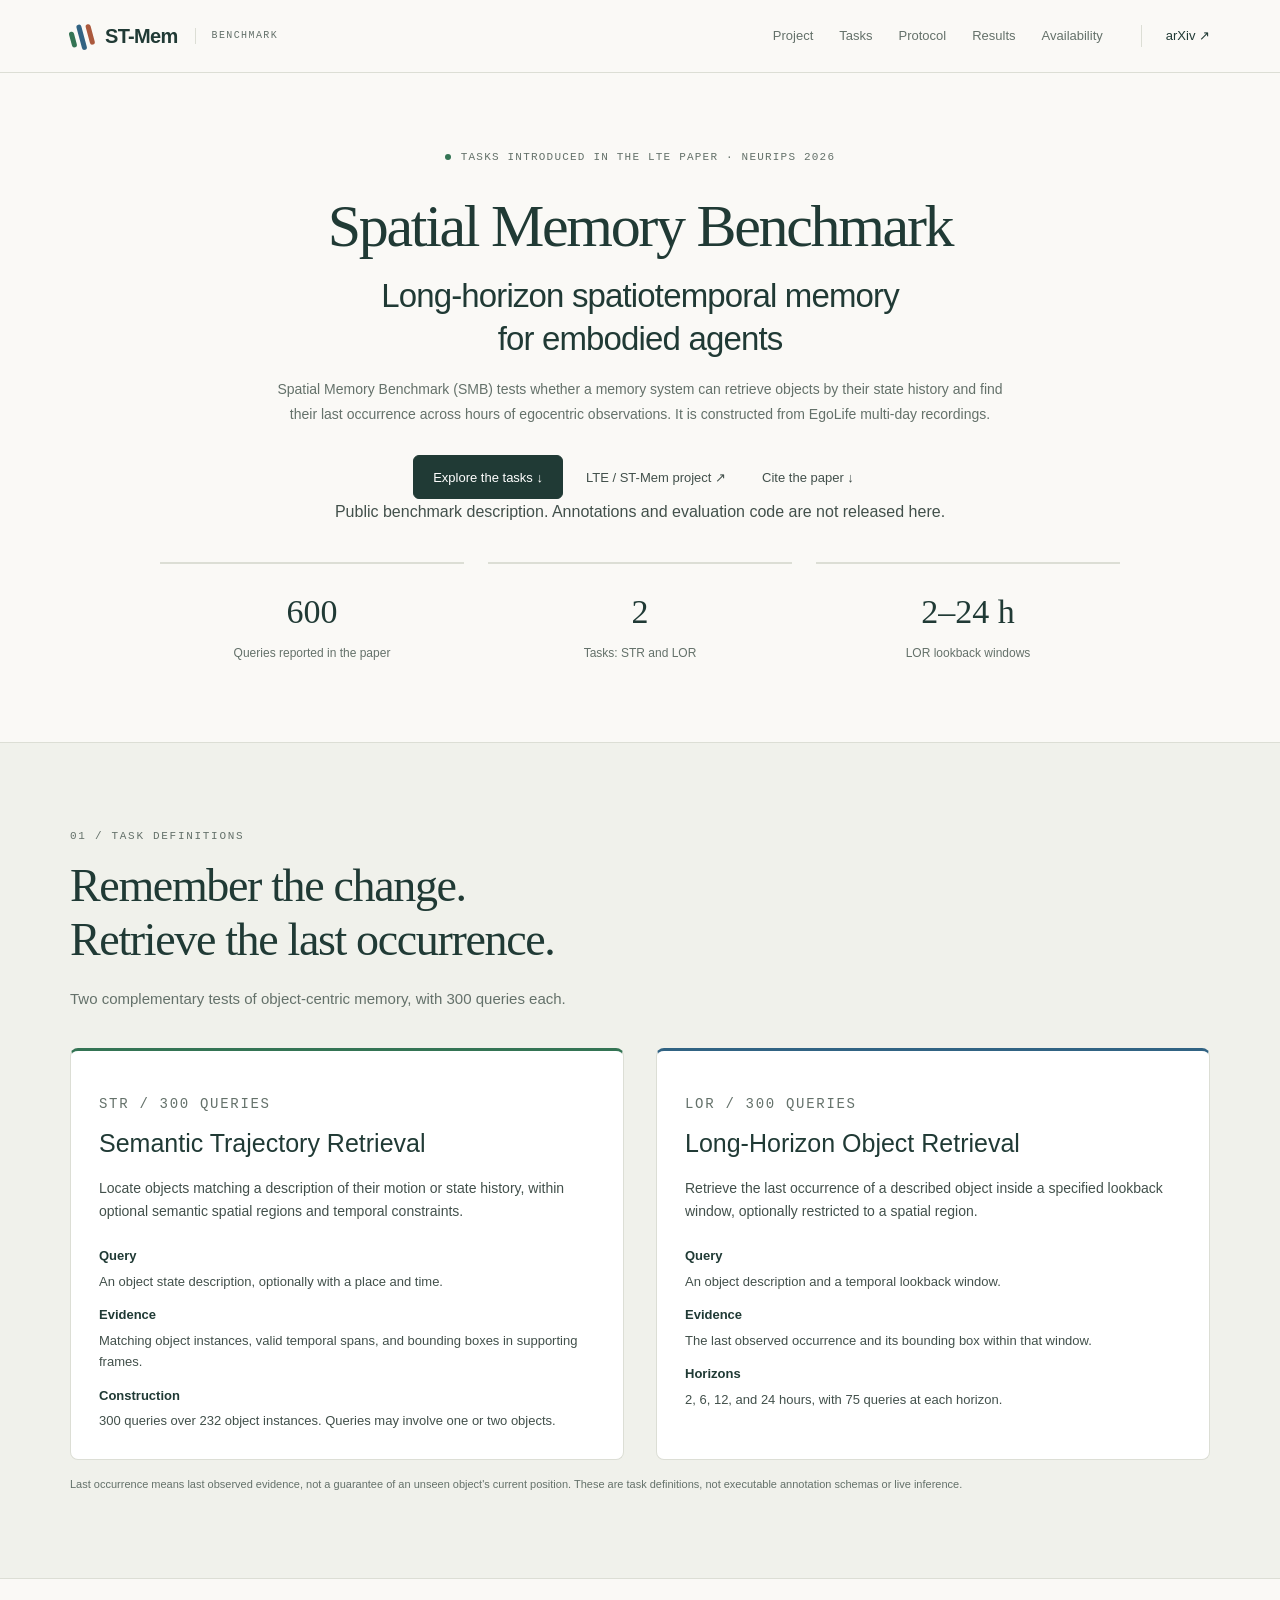
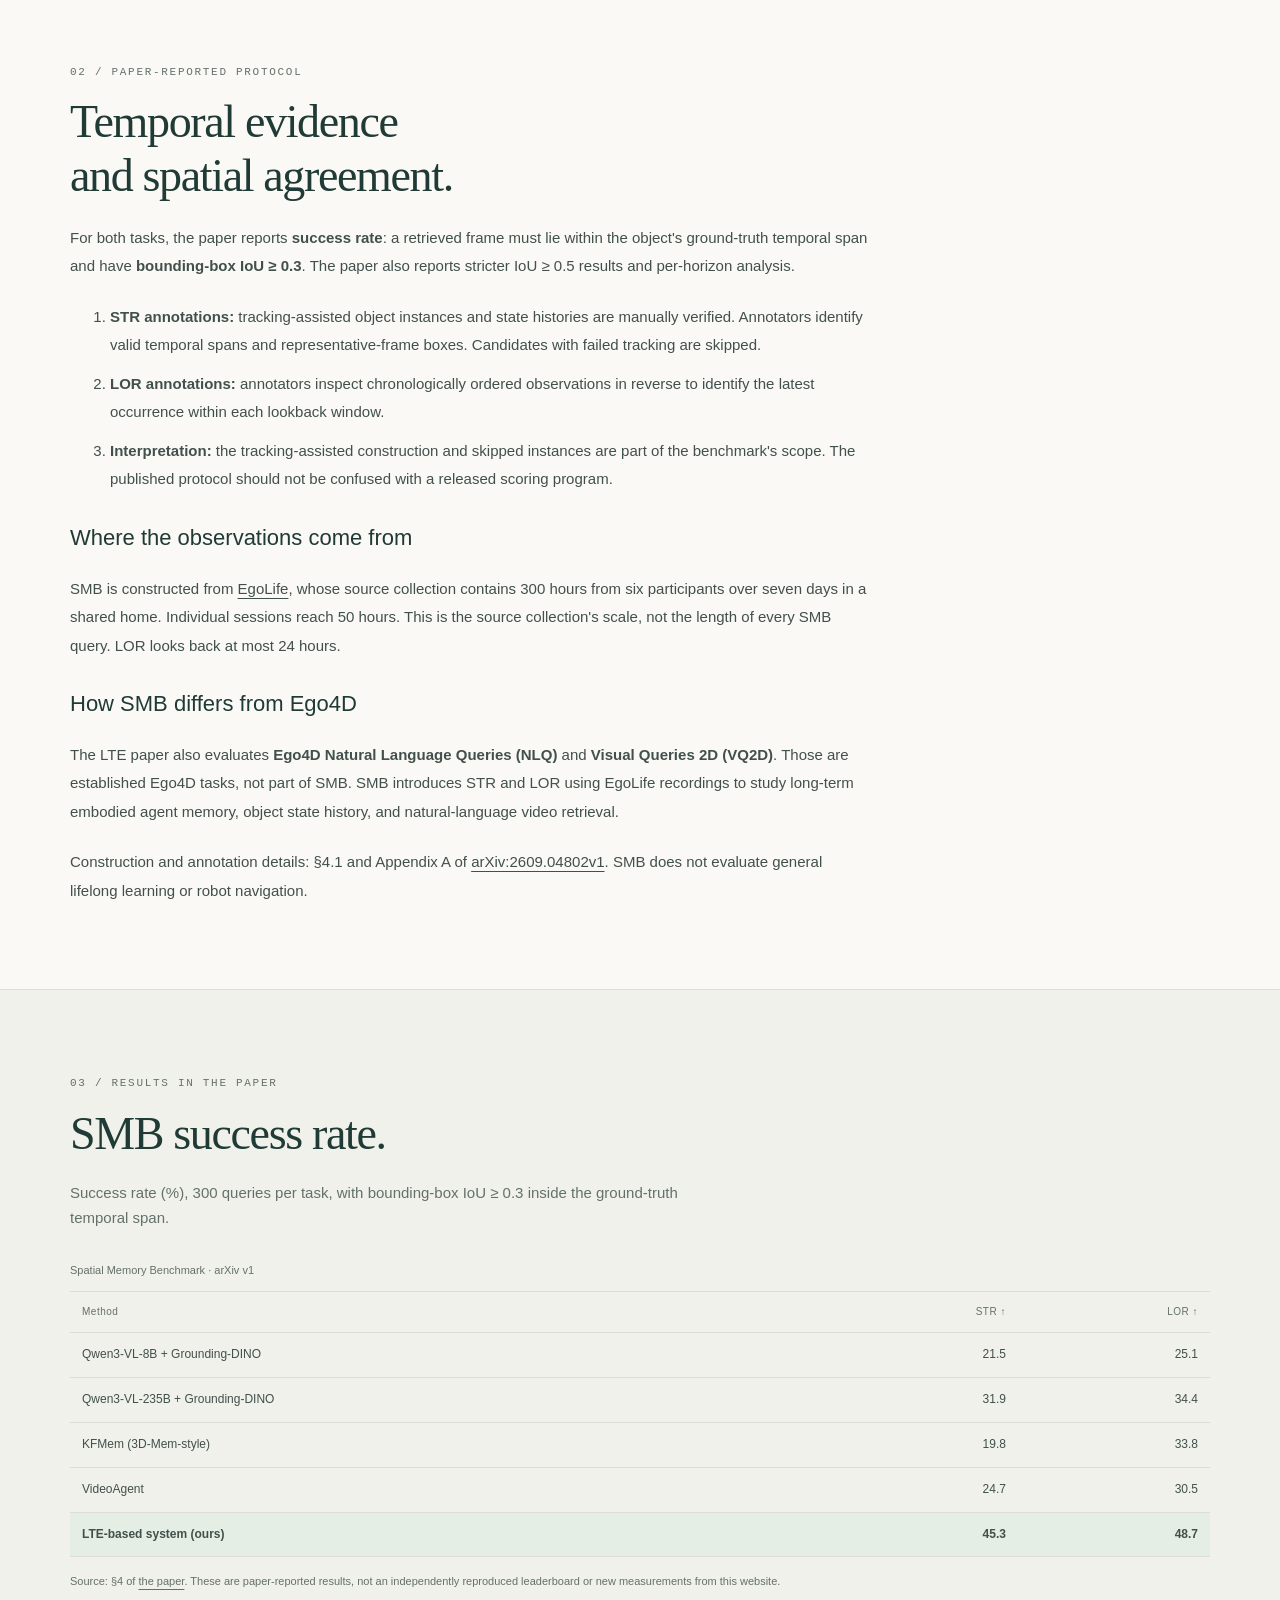
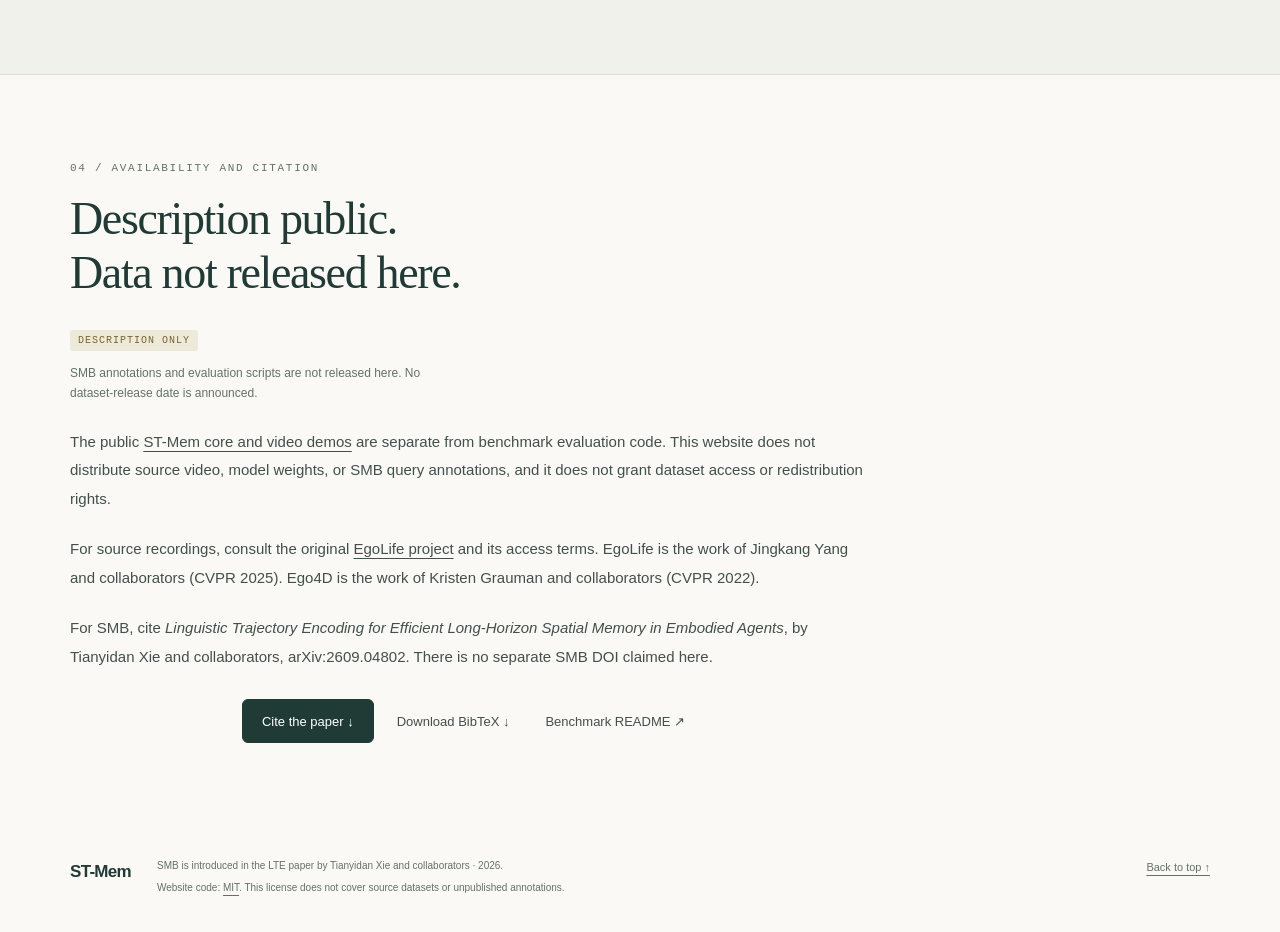
<file: benchmark/index.html>
<!doctype html>
<html lang="en">
  <head>
    <meta charset="utf-8" />
    <meta name="viewport" content="width=device-width, initial-scale=1" />
    <meta name="color-scheme" content="light" />
    <title>
      Spatial Memory Benchmark (SMB): Long-Horizon Spatiotemporal Memory for
      Embodied Agents
    </title>
    <meta
      name="description"
      content="Spatial Memory Benchmark (SMB), introduced in the NeurIPS 2026 accepted LTE paper: 600 EgoLife queries for semantic trajectory retrieval and long-horizon object retrieval."
    />
    <link rel="canonical" href="https://sealical.github.io/st-mem/benchmark/" />
    <meta property="og:type" content="website" />
    <meta property="og:site_name" content="ST-Mem" />
    <meta property="og:title" content="Spatial Memory Benchmark (SMB)" />
    <meta
      property="og:description"
      content="Evaluating object-centric spatiotemporal memory over hours-long observations. Public task description. Annotations and evaluation code are not released here."
    />
    <meta
      property="og:url"
      content="https://sealical.github.io/st-mem/benchmark/"
    />
    <meta
      property="og:image"
      content="https://sealical.github.io/st-mem/assets/st_mem_teaser.png"
    />
    <meta
      property="og:image:alt"
      content="LTE and long-horizon object memory, illustrated by Figure 1 of the paper."
    />
    <meta name="twitter:card" content="summary_large_image" />
    <meta name="twitter:title" content="Spatial Memory Benchmark (SMB)" />
    <meta
      name="twitter:description"
      content="600 EgoLife queries for semantic trajectory retrieval and long-horizon object retrieval. Description and paper results. No dataset download."
    />
    <meta
      name="twitter:image"
      content="https://sealical.github.io/st-mem/assets/st_mem_teaser.png"
    />
    <meta
      name="twitter:image:alt"
      content="LTE and long-horizon object memory, illustrated by Figure 1 of the paper."
    />
    <script type="application/ld+json">
      {
        "@context": "https://schema.org",
        "@type": "WebPage",
        "@id": "https://sealical.github.io/st-mem/benchmark/#webpage",
        "name": "Spatial Memory Benchmark (SMB): Long-Horizon Spatiotemporal Memory for Embodied Agents",
        "url": "https://sealical.github.io/st-mem/benchmark/",
        "inLanguage": "en",
        "isPartOf": {
          "@type": "WebSite",
          "@id": "https://sealical.github.io/st-mem/#website",
          "url": "https://sealical.github.io/st-mem/"
        },
        "description": "Public description of Spatial Memory Benchmark (SMB), constructed from EgoLife recordings with 300 Semantic Trajectory Retrieval queries and 300 Long-Horizon Object Retrieval queries. Annotations and evaluation code are not released here.",
        "about": {
          "@type": "CreativeWork",
          "@id": "https://sealical.github.io/st-mem/benchmark/#smb",
          "name": "Spatial Memory Benchmark",
          "alternateName": "SMB",
          "description": "Benchmark for long-horizon object-centric spatiotemporal memory in embodied agents, introducing Semantic Trajectory Retrieval (STR) and Long-Horizon Object Retrieval (LOR).",
          "subjectOf": {
            "@type": "ScholarlyArticle",
            "@id": "https://doi.org/10.48550/arXiv.2609.04802",
            "url": "https://arxiv.org/abs/2609.04802",
            "name": "Linguistic Trajectory Encoding for Efficient Long-Horizon Spatial Memory in Embodied Agents",
            "creativeWorkStatus": "Accepted at NeurIPS 2026"
          }
        }
      }
    </script>
    <link rel="icon" type="image/svg+xml" href="../assets/favicon.svg" />
    <link rel="stylesheet" href="../assets/site.css" />
    <script src="../assets/site.js" defer></script>
  </head>
  <body>
    <a class="skip-link" href="#main">Skip to content</a>
    <header class="site-header">
      <div class="header-inner">
        <a class="wordmark" href="../" aria-label="ST-Mem project page"
          ><span class="brand-mark" aria-hidden="true"
            ><i></i><i></i><i></i></span
          >ST-Mem<span class="wordmark-note">BENCHMARK</span></a
        >
        <nav class="nav-links" aria-label="Main navigation">
          <a href="../">Project</a><a href="#tasks">Tasks</a
          ><a href="#protocol">Protocol</a><a href="#results">Results</a
          ><a href="#availability">Availability</a>
        </nav>
        <a
          class="header-paper"
          href="https://arxiv.org/abs/2609.04802"
          target="_blank"
          rel="noopener noreferrer"
          >arXiv ↗</a
        >
      </div>
    </header>
    <main id="main">
      <section
        class="hero container benchmark-hero"
        id="top"
        aria-labelledby="benchmark-title"
      >
        <p class="eyebrow">
          <span class="status-dot" aria-hidden="true"></span> TASKS INTRODUCED
          IN THE LTE PAPER · NEURIPS 2026
        </p>
        <h1 id="benchmark-title">
          <span class="title-main">Spatial Memory Benchmark</span
          ><span class="title-sub"
            >Long-horizon spatiotemporal memory<br />for embodied agents</span
          >
        </h1>
        <p class="hero-description">
          Spatial Memory Benchmark (SMB) tests whether a memory system can
          retrieve objects by their state history and find their last occurrence
          across hours of egocentric observations. It is constructed from
          EgoLife multi-day recordings.
        </p>
        <div class="hero-actions">
          <a class="button button-primary" href="#tasks">Explore the tasks ↓</a>
          <a class="button button-text" href="../">LTE / ST-Mem project ↗</a>
          <a class="button button-text" href="../#citation">Cite the paper ↓</a>
        </div>
        <p class="release-note">
          Public benchmark description. Annotations and evaluation code are not
          released here.
        </p>
        <dl class="benchmark-facts">
          <div>
            <dt>600</dt>
            <dd>Queries reported in the paper</dd>
          </div>
          <div>
            <dt>2</dt>
            <dd>Tasks: STR and LOR</dd>
          </div>
          <div>
            <dt>2–24 h</dt>
            <dd>LOR lookback windows</dd>
          </div>
        </dl>
      </section>

      <section
        class="section section-tinted"
        id="tasks"
        aria-labelledby="tasks-title"
      >
        <div class="container">
          <div class="section-heading">
            <p class="eyebrow">01 / TASK DEFINITIONS</p>
            <h2 id="tasks-title">
              Remember the change.<br />Retrieve the last occurrence.
            </h2>
            <p>
              Two complementary tests of object-centric memory, with 300 queries
              each.
            </p>
          </div>
          <div class="benchmark-grid">
            <article class="benchmark-card" id="str">
              <p class="eyebrow">STR / 300 QUERIES</p>
              <h3>Semantic Trajectory Retrieval</h3>
              <p>
                Locate objects matching a description of their motion or state
                history, within optional semantic spatial regions and temporal
                constraints.
              </p>
              <dl>
                <dt>Query</dt>
                <dd>
                  An object state description, optionally with a place and time.
                </dd>
                <dt>Evidence</dt>
                <dd>
                  Matching object instances, valid temporal spans, and bounding
                  boxes in supporting frames.
                </dd>
                <dt>Construction</dt>
                <dd>
                  300 queries over 232 object instances. Queries may involve one
                  or two objects.
                </dd>
              </dl>
            </article>
            <article class="benchmark-card" id="lor">
              <p class="eyebrow">LOR / 300 QUERIES</p>
              <h3>Long-Horizon Object Retrieval</h3>
              <p>
                Retrieve the last occurrence of a described object inside a
                specified lookback window, optionally restricted to a spatial
                region.
              </p>
              <dl>
                <dt>Query</dt>
                <dd>An object description and a temporal lookback window.</dd>
                <dt>Evidence</dt>
                <dd>
                  The last observed occurrence and its bounding box within that
                  window.
                </dd>
                <dt>Horizons</dt>
                <dd>
                  2, 6, 12, and 24 hours, with 75 queries at each horizon.
                </dd>
              </dl>
            </article>
          </div>
          <p class="small-note">
            Last occurrence means last observed evidence, not a guarantee of an
            unseen object's current position. These are task definitions, not
            executable annotation schemas or live inference.
          </p>
        </div>
      </section>

      <section
        class="section container"
        id="protocol"
        aria-labelledby="protocol-title"
      >
        <div class="benchmark-copy">
          <div class="section-heading">
            <p class="eyebrow">02 / PAPER-REPORTED PROTOCOL</p>
            <h2 id="protocol-title">
              Temporal evidence<br />and spatial agreement.
            </h2>
          </div>
          <p>
            For both tasks, the paper reports <strong>success rate</strong>: a
            retrieved frame must lie within the object's ground-truth temporal
            span and have <strong>bounding-box IoU ≥ 0.3</strong>. The paper
            also reports stricter IoU ≥ 0.5 results and per-horizon analysis.
          </p>
          <ol>
            <li>
              <strong>STR annotations:</strong> tracking-assisted object
              instances and state histories are manually verified. Annotators
              identify valid temporal spans and representative-frame boxes.
              Candidates with failed tracking are skipped.
            </li>
            <li>
              <strong>LOR annotations:</strong> annotators inspect
              chronologically ordered observations in reverse to identify the
              latest occurrence within each lookback window.
            </li>
            <li>
              <strong>Interpretation:</strong> the tracking-assisted
              construction and skipped instances are part of the benchmark's
              scope. The published protocol should not be confused with a
              released scoring program.
            </li>
          </ol>
          <h3>Where the observations come from</h3>
          <p>
            SMB is constructed from
            <a
              href="https://egolife-ai.github.io/"
              target="_blank"
              rel="noopener noreferrer"
              >EgoLife</a
            >, whose source collection contains 300 hours from six participants
            over seven days in a shared home. Individual sessions reach 50
            hours. This is the source collection's scale, not the length of
            every SMB query. LOR looks back at most 24 hours.
          </p>
          <h3>How SMB differs from Ego4D</h3>
          <p>
            The LTE paper also evaluates
            <strong>Ego4D Natural Language Queries (NLQ)</strong> and
            <strong>Visual Queries 2D (VQ2D)</strong>. Those are established
            Ego4D tasks, not part of SMB. SMB introduces STR and LOR using
            EgoLife recordings to study long-term embodied agent memory, object
            state history, and natural-language video retrieval.
          </p>
          <p>
            Construction and annotation details: §4.1 and Appendix A of
            <a
              href="https://arxiv.org/abs/2609.04802v1"
              target="_blank"
              rel="noopener noreferrer"
              >arXiv:2609.04802v1</a
            >. SMB does not evaluate general lifelong learning or robot
            navigation.
          </p>
        </div>
      </section>

      <section
        class="section section-tinted"
        id="results"
        aria-labelledby="results-title"
      >
        <div class="container">
          <div class="section-heading">
            <p class="eyebrow">03 / RESULTS IN THE PAPER</p>
            <h2 id="results-title">SMB success rate.</h2>
            <p>
              Success rate (%), 300 queries per task, with bounding-box IoU ≥
              0.3 inside the ground-truth temporal span.
            </p>
          </div>
          <div
            class="table-scroll benchmark-results"
            role="region"
            tabindex="0"
            aria-label="Paper-reported SMB results, horizontally scrollable on small screens"
          >
            <table>
              <caption>
                Spatial Memory Benchmark · arXiv v1
              </caption>
              <thead>
                <tr>
                  <th scope="col">Method</th>
                  <th scope="col">STR ↑</th>
                  <th scope="col">LOR ↑</th>
                </tr>
              </thead>
              <tbody>
                <tr>
                  <th scope="row">Qwen3-VL-8B + Grounding-DINO</th>
                  <td>21.5</td>
                  <td>25.1</td>
                </tr>
                <tr>
                  <th scope="row">Qwen3-VL-235B + Grounding-DINO</th>
                  <td>31.9</td>
                  <td>34.4</td>
                </tr>
                <tr>
                  <th scope="row">KFMem (3D-Mem-style)</th>
                  <td>19.8</td>
                  <td>33.8</td>
                </tr>
                <tr>
                  <th scope="row">VideoAgent</th>
                  <td>24.7</td>
                  <td>30.5</td>
                </tr>
                <tr class="ours-row">
                  <th scope="row">LTE-based system (ours)</th>
                  <td>45.3</td>
                  <td>48.7</td>
                </tr>
              </tbody>
            </table>
          </div>
          <p class="small-note">
            Source: §4 of
            <a
              href="https://arxiv.org/abs/2609.04802v1"
              target="_blank"
              rel="noopener noreferrer"
              >the paper</a
            >. These are paper-reported results, not an independently reproduced
            leaderboard or new measurements from this website.
          </p>
        </div>
      </section>

      <section
        class="section container"
        id="availability"
        aria-labelledby="availability-title"
      >
        <div class="benchmark-copy">
          <div class="section-heading">
            <p class="eyebrow">04 / AVAILABILITY AND CITATION</p>
            <h2 id="availability-title">
              Description public.<br />Data not released here.
            </h2>
          </div>
          <div class="availability benchmark-status">
            <span class="availability-label">DESCRIPTION ONLY</span>
            <p>
              SMB annotations and evaluation scripts are not released here. No
              dataset-release date is announced.
            </p>
          </div>
          <p>
            The public <a href="../#code">ST-Mem core and video demos</a> are
            separate from benchmark evaluation code. This website does not
            distribute source video, model weights, or SMB query annotations,
            and it does not grant dataset access or redistribution rights.
          </p>
          <p>
            For source recordings, consult the original
            <a
              href="https://egolife-ai.github.io/"
              target="_blank"
              rel="noopener noreferrer"
              >EgoLife project</a
            >
            and its access terms. EgoLife is the work of Jingkang Yang and
            collaborators (CVPR 2025). Ego4D is the work of Kristen Grauman and
            collaborators (CVPR 2022).
          </p>
          <p>
            For SMB, cite
            <em
              >Linguistic Trajectory Encoding for Efficient Long-Horizon Spatial
              Memory in Embodied Agents</em
            >, by Tianyidan Xie and collaborators, arXiv:2609.04802. There is no
            separate SMB DOI claimed here.
          </p>
          <div class="hero-actions">
            <a class="button button-primary" href="../#citation"
              >Cite the paper ↓</a
            ><a class="button button-text" href="../citation.bib" download
              >Download BibTeX ↓</a
            ><a
              class="button button-text"
              href="https://github.com/Sealical/st-mem/blob/main/benchmark/README.md"
              target="_blank"
              rel="noopener noreferrer"
              >Benchmark README ↗</a
            >
          </div>
        </div>
      </section>
    </main>
    <footer class="container site-footer">
      <a class="wordmark" href="../">ST-Mem</a>
      <div>
        <p>
          SMB is introduced in the LTE paper by Tianyidan Xie and collaborators
          · 2026.
        </p>
        <p>
          Website code: <a href="../LICENSE">MIT</a>. This license does not
          cover source datasets or unpublished annotations.
        </p>
      </div>
      <a class="back-top" href="#top">Back to top ↑</a>
    </footer>
  </body>
</html>
</file>
<file: assets/site.css>
/* Original, dependency-free project-page styles. */
:root {
  --paper: #faf9f6;
  --ink: #203a35;
  --body: #42504b;
  --muted: #64716a;
  --line: #dcded5;
  --soft: #f0f1eb;
  --green: #347454;
  --blue: #316383;
  --clay: #ab593d;
  --max-width: 1140px;
}
* {
  box-sizing: border-box;
}
html {
  scroll-behavior: smooth;
  scroll-padding-top: 90px;
}
body {
  margin: 0;
  color: var(--body);
  background: var(--paper);
  font-family: -apple-system, BlinkMacSystemFont, "Segoe UI", Arial, sans-serif;
  font-size: 16px;
  line-height: 1.65;
  -webkit-font-smoothing: antialiased;
}
a {
  color: inherit;
  text-underline-offset: 4px;
}
button {
  font: inherit;
  cursor: pointer;
}
button,
a {
  -webkit-tap-highlight-color: transparent;
}
button:focus-visible,
a:focus-visible,
[tabindex]:focus-visible {
  outline: 3px solid var(--blue);
  outline-offset: 5px;
  border-radius: 3px;
}
button[hidden],
[hidden] {
  display: none !important;
}
img {
  display: block;
  max-width: 100%;
  height: auto;
}
figure,
p {
  margin: 0;
}
h1,
h2,
h3 {
  margin: 0;
  color: var(--ink);
  font-weight: 500;
}
h2 {
  font-family: Georgia, "Times New Roman", serif;
  font-size: clamp(32px, 3.7vw, 46px);
  line-height: 1.16;
  letter-spacing: -1.35px;
}
h3 {
  line-height: 1.3;
}
sup {
  margin-left: 2px;
  font-size: 0.67em;
  color: var(--muted);
}
code {
  font-family: "SFMono-Regular", Consolas, "Liberation Mono", monospace;
  font-size: 0.9em;
}
::selection {
  background: #d7e8d9;
  color: #18382c;
}
.container {
  width: min(var(--max-width), calc(100% - 64px));
  margin-inline: auto;
}
.skip-link {
  position: fixed;
  top: -80px;
  left: 20px;
  z-index: 100;
  background: var(--ink);
  color: white;
  padding: 10px 18px;
}
.skip-link:focus {
  top: 10px;
}
.site-header {
  position: sticky;
  top: 0;
  z-index: 20;
  background: rgba(250, 249, 246, 0.96);
  border-bottom: 1px solid var(--line);
}
.header-inner {
  width: min(var(--max-width), calc(100% - 64px));
  min-height: 72px;
  margin: auto;
  display: flex;
  align-items: center;
  justify-content: space-between;
  gap: 24px;
}
.wordmark {
  display: inline-flex;
  align-items: center;
  gap: 10px;
  text-decoration: none;
  color: var(--ink);
  font-size: 20px;
  font-weight: 650;
  letter-spacing: -0.7px;
  white-space: nowrap;
}
.brand-mark {
  width: 25px;
  height: 27px;
  display: flex;
  gap: 4px;
  align-items: center;
  transform: rotate(-15deg);
}
.brand-mark i {
  width: 5px;
  height: 16px;
  border-radius: 4px;
  background: var(--green);
}
.brand-mark i:nth-child(2) {
  height: 26px;
  background: var(--blue);
}
.brand-mark i:nth-child(3) {
  height: 21px;
  background: var(--clay);
}
.wordmark-note {
  margin-left: 8px;
  padding-left: 15px;
  border-left: 1px solid var(--line);
  color: var(--muted);
  font-family: monospace;
  font-size: 10px;
  font-weight: 400;
  letter-spacing: 1.4px;
}
.nav-links {
  display: flex;
  gap: 26px;
  margin-left: auto;
}
.nav-links a,
.header-paper {
  font-size: 13px;
  text-decoration: none;
}
.nav-links a {
  color: var(--muted);
}
.nav-links a:hover,
.nav-links a[aria-current] {
  color: var(--ink);
  text-decoration: underline;
}
.header-paper {
  margin-left: 14px;
  color: var(--ink);
  border-left: 1px solid var(--line);
  padding-left: 24px;
}
.hero {
  padding-block: 75px 42px;
  text-align: center;
}
.eyebrow {
  font-family: "SFMono-Regular", Consolas, monospace;
  font-size: 11px;
  font-weight: 500;
  letter-spacing: 1.7px;
  color: var(--muted);
  line-height: 1.7;
  text-transform: uppercase;
}
.hero > .eyebrow {
  display: flex;
  align-items: center;
  justify-content: center;
  flex-wrap: wrap;
  gap: 10px;
  letter-spacing: 1.2px;
}
.status-dot {
  width: 6px;
  height: 6px;
  background: var(--green);
  border-radius: 50%;
}
.publication-tag {
  padding: 5px 12px;
  border: 1px solid #c1d5c6;
  border-radius: 999px;
  background: #edf4ed;
  color: var(--ink);
  font-weight: 600;
  text-transform: none;
}
.publication-status {
  color: var(--green);
  letter-spacing: 1px;
}
.hero h1 {
  margin-top: 25px;
}
.title-main {
  display: block;
  font-family: Georgia, "Times New Roman", serif;
  font-size: clamp(37px, 4.75vw, 60px);
  letter-spacing: -2.3px;
  line-height: 1.16;
}
.title-sub {
  display: block;
  margin-top: 14px;
  font-size: clamp(22px, 2.75vw, 33px);
  line-height: 1.3;
  font-weight: 400;
  letter-spacing: -0.85px;
}
.hero-summary {
  margin-top: 25px;
  font-size: 16px;
  line-height: 1.6;
  color: var(--muted);
}
.authors {
  max-width: 920px;
  margin: 30px auto 0;
  display: grid;
  grid-template-columns: repeat(5, max-content);
  justify-content: center;
  column-gap: 21px;
  row-gap: 3px;
  color: var(--ink);
  font-size: 14px;
}
.authors span {
  white-space: nowrap;
}
.affiliations {
  max-width: 950px;
  margin: 11px auto 0;
  display: flex;
  flex-wrap: wrap;
  justify-content: center;
  column-gap: 15px;
  font-size: 11px;
  color: var(--muted);
}
.affiliations sup {
  margin-right: 3px;
}
.correspondence {
  margin-top: 6px;
  font-size: 11px;
  color: var(--muted);
}
.correspondence a {
  text-decoration: none;
}
.correspondence a:hover {
  text-decoration: underline;
}
.hero-actions {
  margin-top: 28px;
  display: flex;
  flex-wrap: wrap;
  justify-content: center;
  align-items: center;
  gap: 10px;
}
.button {
  min-height: 44px;
  padding: 10px 19px;
  border-radius: 6px;
  display: inline-flex;
  align-items: center;
  justify-content: center;
  gap: 16px;
  font-size: 13px;
  font-weight: 500;
  text-decoration: none;
  transition:
    background 0.18s,
    transform 0.18s;
}
.button:hover {
  transform: translateY(-2px);
}
.button-primary {
  color: #fff;
  background: var(--ink);
  border: 1px solid var(--ink);
}
.button-primary:hover {
  background: #31564a;
}
.button-secondary {
  border: 1px solid #bcc5b9;
  color: var(--ink);
}
.button-secondary:hover {
  background: #edf0e8;
}
.button-text {
  padding-inline: 13px;
}
.button-badge {
  font-size: 10px;
  color: #666550;
  background: #ecebdf;
  border-radius: 3px;
  padding: 2px 6px;
  margin-left: -6px;
}
.hero-description {
  max-width: 750px;
  margin: 16px auto 0;
  font-size: 14px;
  line-height: 1.8;
  color: var(--muted);
}
.film-section {
  padding-block: 24px 58px;
}
.film-heading {
  display: flex;
  justify-content: space-between;
  align-items: end;
  gap: 28px;
  margin-bottom: 22px;
}
.film-heading h2 {
  margin-top: 9px;
}
.film-heading > p {
  max-width: 430px;
  font-size: 14px;
  line-height: 1.75;
  color: var(--muted);
}
.film-card {
  overflow: hidden;
  border: 1px solid var(--line);
  border-radius: 10px;
  background: #fff;
}
.film-card .figure-topline a {
  color: var(--ink);
  white-space: nowrap;
}
.film-card video {
  display: block;
  width: 100%;
  height: auto;
  aspect-ratio: 16 / 9;
  background: var(--ink);
}
.abstract-section {
  max-width: 920px;
  margin-bottom: 54px;
  padding: 30px;
  border: 1px solid var(--line);
  border-radius: 10px;
  background: #fff;
}
.abstract-heading {
  display: flex;
  flex-wrap: wrap;
  align-items: center;
  justify-content: space-between;
  gap: 16px;
  margin-bottom: 20px;
}
.abstract-heading h2 {
  font-size: 29px;
  letter-spacing: -0.6px;
}
.abstract-heading a {
  font-size: 12px;
  color: var(--muted);
}
#paper-abstract {
  font-size: 14px;
  line-height: 1.9;
}
.release-scope-note {
  margin-top: 16px;
}
.benchmark-hero {
  max-width: 960px;
  margin-inline: auto;
}
.benchmark-facts {
  display: grid;
  grid-template-columns: repeat(3, 1fr);
  gap: 24px;
  margin-top: 36px;
}
.benchmark-facts div {
  padding: 20px;
  border-top: 2px solid var(--line);
}
.benchmark-facts dt {
  font-family: Georgia, serif;
  font-size: 34px;
  color: var(--ink);
}
.benchmark-facts dd {
  margin: 4px 0 0;
  font-size: 12px;
  color: var(--muted);
}
.benchmark-grid {
  display: grid;
  grid-template-columns: repeat(2, minmax(0, 1fr));
  gap: 32px;
  margin-top: 36px;
}
.benchmark-card {
  padding: 28px;
  border: 1px solid var(--line);
  border-top: 3px solid var(--green);
  border-radius: 8px;
  background: white;
}
.benchmark-card:nth-child(2) {
  border-top-color: var(--blue);
}
.benchmark-card h3 {
  font-size: 25px;
  margin-block: 10px 18px;
}
.benchmark-card p {
  margin-top: 14px;
  font-size: 14px;
}
.benchmark-card dl {
  margin: 22px 0 0;
  font-size: 13px;
}
.benchmark-card dt {
  color: var(--ink);
  font-weight: 600;
  margin-top: 12px;
}
.benchmark-card dd {
  margin: 4px 0 0;
}
.benchmark-copy {
  max-width: 800px;
}
.benchmark-copy h3 {
  margin-top: 30px;
  font-size: 22px;
}
.benchmark-copy > p,
.benchmark-copy > ol {
  margin-top: 22px;
  font-size: 15px;
  line-height: 1.9;
}
.benchmark-copy li + li {
  margin-top: 10px;
}
.benchmark-results {
  margin-top: 30px;
}
.benchmark-results table {
  width: 100%;
}
.benchmark-results th,
.benchmark-results td {
  color: var(--body);
  border-color: var(--line);
}
.benchmark-results caption,
.benchmark-results thead th {
  color: var(--muted);
}
.benchmark-results .ours-row {
  background: #e5eee4;
}
.benchmark-status {
  margin-top: 26px;
}
@media (max-width: 760px) {
  .benchmark-grid {
    grid-template-columns: 1fr;
  }
  .abstract-section {
    padding: 22px;
  }
  .benchmark-facts {
    gap: 8px;
  }
  .benchmark-facts div {
    padding: 12px 4px;
  }
  .benchmark-facts dt {
    font-size: 28px;
  }
  .benchmark-card {
    padding: 22px;
  }
}
.paper-figure {
  background: #fff;
  border: 1px solid var(--line);
  border-radius: 10px;
  overflow: hidden;
}
.figure-topline {
  display: flex;
  justify-content: space-between;
  align-items: center;
  gap: 16px;
  padding: 15px 21px;
  border-bottom: 1px solid #eceee8;
  color: var(--muted);
  font-family: monospace;
  font-size: 10px;
  letter-spacing: 0.5px;
}
.figure-link {
  display: block;
  position: relative;
  padding: 15px 12px 10px;
  background: #fff;
}
.figure-link img {
  width: 100%;
}
.figure-zoom {
  position: absolute;
  right: 18px;
  bottom: 15px;
  background: rgba(250, 249, 246, 0.96);
  padding: 4px 10px;
  border: 1px solid var(--line);
  border-radius: 4px;
  font-size: 10px;
  color: var(--ink);
  transition: background 0.18s;
}
.figure-link:hover .figure-zoom {
  background: #e7ede2;
}
figcaption {
  border-top: 1px solid #eceee8;
  padding: 16px 22px;
  font-size: 12px;
  line-height: 1.65;
  color: var(--muted);
}
.overview-copy {
  max-width: 775px;
  margin: 74px auto 80px;
  text-align: center;
}
.overview-copy h2 {
  margin-block: 14px 23px;
  font-size: clamp(29px, 3.2vw, 39px);
}
.overview-copy > p:last-child {
  font-size: 16px;
  line-height: 1.9;
}
.section {
  padding-block: 84px;
}
.section-tinted {
  background: var(--soft);
  border-block: 1px solid var(--line);
}
.section-heading {
  max-width: 620px;
}
.section-heading h2 {
  margin-top: 14px;
}
.section-heading > p:not(.eyebrow) {
  margin-top: 21px;
  color: var(--muted);
  font-size: 15px;
}
.channels {
  display: grid;
  grid-template-columns: repeat(3, 1fr);
  gap: 26px;
  margin-top: 42px;
}
.channel {
  border-top: 3px solid;
  padding-top: 19px;
}
.channel-language {
  border-color: var(--green);
}
.channel-spatial {
  border-color: var(--blue);
}
.channel-visual {
  border-color: var(--clay);
}
.channel-index {
  font-family: monospace;
  font-size: 11px;
  letter-spacing: 0.8px;
}
.channel-language .channel-index {
  color: var(--green);
}
.channel-spatial .channel-index {
  color: var(--blue);
}
.channel-visual .channel-index {
  color: var(--clay);
}
.channel h3 {
  margin-top: 15px;
  font-size: 21px;
  font-weight: 550;
}
.channel p {
  font-size: 14px;
  margin-top: 12px;
  line-height: 1.8;
}
.channel-example {
  display: block;
  font-size: 11px;
  margin-top: 16px;
  color: var(--muted);
}
.method-note {
  font-size: 13px;
  border-left: 2px solid #8d9d88;
  padding-left: 16px;
  margin-top: 34px;
  max-width: 900px;
}
.method-note strong {
  font-weight: 600;
  color: var(--ink);
}
.framework-figure {
  margin-top: 43px;
}
.query-explorer {
  margin-top: 35px;
  border: 1px solid var(--line);
  border-radius: 8px;
  overflow: hidden;
  background: #fff;
}
.query-tabs {
  display: grid;
  grid-template-columns: repeat(4, 1fr);
  border-bottom: 1px solid var(--line);
  background: #f0f1eb;
}
.query-tabs button {
  border: 0;
  border-bottom: 2px solid transparent;
  padding: 17px 22px;
  text-align: left;
  background: transparent;
  color: var(--muted);
  font-size: 14px;
  font-weight: 600;
}
.query-tabs button span {
  display: block;
  font-size: 11px;
  font-weight: 400;
  margin-top: 3px;
}
.query-tabs button[aria-selected="true"] {
  color: var(--ink);
  border-bottom-color: var(--green);
  background: #fff;
}
.query-tabs button:focus-visible {
  outline-offset: -5px;
}
.query-panel {
  display: grid;
  grid-template-columns: 1.6fr 1fr;
  min-height: 255px;
}
.query-panel + .query-panel {
  border-top: 1px solid var(--line);
}
.query-explorer.is-interactive .query-panel {
  border-top: 0;
}
.query-prompt {
  padding: 32px 36px;
}
.query-prompt h3 {
  font-family: Georgia, serif;
  font-size: clamp(25px, 2.6vw, 32px);
  margin-top: 17px;
  letter-spacing: -0.6px;
}
.query-prompt > p:last-child {
  font-size: 13px;
  margin-top: 15px;
  max-width: 485px;
  color: var(--muted);
}
.query-prompt .eyebrow {
  font-size: 10px;
  letter-spacing: 1px;
}
.query-evidence {
  align-self: center;
  padding: 18px 30px;
  border-left: 1px solid var(--line);
}
.evidence-label {
  font-family: monospace;
  font-size: 10px;
  letter-spacing: 1.1px;
  color: var(--muted);
}
.query-evidence ul {
  list-style: none;
  padding: 0;
  margin: 17px 0 0;
  display: grid;
  gap: 13px;
  font-size: 13px;
}
.query-evidence li {
  display: flex;
  align-items: center;
  gap: 10px;
}
.evidence-dot {
  display: inline-block;
  width: 7px;
  height: 7px;
  flex-shrink: 0;
  border-radius: 50%;
}
.language-dot {
  background: var(--green);
}
.spatial-dot {
  background: var(--blue);
}
.visual-dot {
  background: var(--clay);
}
.small-note {
  color: var(--muted);
  font-size: 11px;
  margin-top: 15px;
}
.section-dark {
  background: #203a35;
  color: #cbd7cc;
}
.section-dark h2,
.section-dark h3 {
  color: #f6f7ec;
}
.section-dark .eyebrow {
  color: #b6cfad;
}
.section-dark .section-heading > p:not(.eyebrow) {
  color: #c1cec3;
  max-width: 560px;
}
.metrics {
  display: grid;
  grid-template-columns: repeat(4, 1fr);
  margin-top: 44px;
  border-block: 1px solid #456057;
}
.metric {
  padding: 29px 22px 31px;
  border-left: 1px solid #456057;
}
.metric:first-child {
  padding-left: 0;
  border-left: 0;
}
.metric strong {
  display: block;
  font-family: Georgia, serif;
  font-size: clamp(35px, 3.5vw, 45px);
  font-weight: 400;
  color: #d6e9b0;
  letter-spacing: -1.5px;
  line-height: 1.2;
  white-space: nowrap;
}
.metric strong span {
  font-size: 0.53em;
  margin-left: 3px;
  letter-spacing: 0;
}
.metric strong.metric-range {
  font-size: clamp(30px, 3.1vw, 40px);
  padding-block: 3px;
}
.metric > span {
  display: block;
  font-size: 12px;
  margin-top: 16px;
  color: #f1f2e8;
}
.metric small {
  display: block;
  font-size: 10px;
  margin-top: 5px;
  color: #b5c4b8;
}
.results-detail {
  display: grid;
  grid-template-columns: 1fr 1.3fr;
  gap: 70px;
  align-items: start;
  margin-top: 46px;
}
.results-detail h3 {
  font-family: Georgia, serif;
  font-size: 28px;
  letter-spacing: -0.5px;
}
.results-detail p {
  margin-top: 17px;
  font-size: 13px;
}
.results-detail strong {
  color: #f2f4e8;
  font-weight: 550;
}
.light-link {
  display: inline-block;
  font-size: 12px;
  color: #d6e9b0;
  margin-top: 22px;
}
.table-scroll {
  overflow-x: auto;
  min-width: 0;
}
table {
  border-collapse: collapse;
  width: 100%;
  font-size: 12px;
}
caption {
  text-align: left;
  font-size: 11px;
  padding-bottom: 12px;
  color: #bccdbd;
}
th,
td {
  padding: 12px;
  border-bottom: 1px solid #466056;
}
th {
  text-align: left;
  font-weight: 400;
}
thead th {
  color: #e2e8d9;
  font-size: 10px;
  letter-spacing: 0.5px;
  border-top: 1px solid #466056;
}
td,
th:not(:first-child) {
  text-align: right;
  font-variant-numeric: tabular-nums;
}
.ours-row {
  background: #304d40;
  color: #e6f5c5;
}
.ours-row th,
.ours-row td {
  font-weight: 600;
}
.results-disclaimer {
  font-size: 11px;
  line-height: 1.8;
  color: #b6c6ba;
  border-top: 1px solid #456057;
  padding-top: 22px;
  margin-top: 35px;
}
.code-layout {
  display: grid;
  grid-template-columns: 0.9fr 1.2fr;
  gap: 75px;
}
.availability {
  margin-block: 26px 24px;
}
.availability-label {
  font-family: monospace;
  letter-spacing: 1px;
  font-size: 10px;
  color: #796431;
  padding: 5px 8px;
  background: #eeead9;
  border-radius: 3px;
}
.availability p {
  color: var(--muted);
  font-size: 12px;
  margin-top: 13px;
  max-width: 360px;
}
.text-link {
  color: var(--ink);
  font-size: 12px;
  font-weight: 500;
}
.code-card {
  min-width: 0;
  border: 1px solid var(--line);
  background: #fff;
  border-radius: 8px;
  padding: 23px;
}
.code-topline,
.citation-toolbar {
  display: flex;
  flex-wrap: wrap;
  justify-content: space-between;
  gap: 10px;
  font-family: monospace;
  font-size: 10px;
  letter-spacing: 0.6px;
  color: var(--muted);
}
.command-code {
  white-space: pre-wrap;
  overflow-wrap: anywhere;
  font-size: 13px;
  line-height: 1.9;
  margin-block: 25px 18px;
  color: var(--ink);
}
.code-comment {
  color: var(--muted);
}
.code-card > p {
  font-size: 11px;
  color: var(--muted);
}
.scope-grid {
  display: grid;
  grid-template-columns: 1fr 1fr;
  gap: 20px;
  border-block: 1px solid var(--line);
  padding-block: 20px;
  margin-block: 21px 15px;
}
.scope-grid h3 {
  font-size: 12px;
  font-weight: 600;
}
.scope-grid p {
  font-size: 11px;
  line-height: 1.9;
  color: var(--muted);
  margin-top: 8px;
}
.citation-layout {
  display: grid;
  grid-template-columns: 0.7fr 1.3fr;
  gap: 62px;
}
.citation-layout .text-link {
  display: inline-block;
  margin-top: 23px;
}
.section-heading .citation-doi {
  font-size: 10px;
  margin-top: 10px !important;
  overflow-wrap: anywhere;
}
.citation-card {
  min-width: 0;
  border: 1px solid #d7dbd0;
  border-radius: 8px;
  background: #fff;
  overflow: hidden;
}
.citation-toolbar {
  padding: 14px 18px;
  border-bottom: 1px solid var(--line);
  align-items: center;
  min-height: 60px;
}
.citation-toolbar > div {
  display: flex;
  gap: 16px;
  align-items: center;
}
.citation-toolbar a {
  font-family: -apple-system, BlinkMacSystemFont, "Segoe UI", Arial, sans-serif;
  font-size: 11px;
  letter-spacing: 0;
}
.copy-button {
  border: 1px solid #c4ccbf;
  border-radius: 4px;
  background: #f3f5ed;
  font-size: 11px;
  padding: 6px 11px;
  color: var(--ink);
  letter-spacing: 0;
}
.copy-button:hover {
  background: #e6eddf;
}
.citation-card pre {
  margin: 0;
  padding: 22px;
  font-size: 12px;
  line-height: 1.7;
  overflow-wrap: anywhere;
  white-space: pre-wrap;
  color: #39463a;
}
.copy-status {
  min-height: 26px;
  font-size: 11px;
  color: var(--green);
  padding: 0 22px 10px;
}
.site-footer {
  display: flex;
  gap: 26px;
  align-items: flex-start;
  padding-block: 31px;
}
.site-footer > div {
  flex: 1;
}
.site-footer p {
  font-size: 10px;
  color: var(--muted);
  margin-bottom: 5px;
}
.site-footer .wordmark {
  font-size: 17px;
}
.back-top {
  font-size: 11px;
  white-space: nowrap;
  color: var(--muted);
}
.figure-dialog {
  width: min(1320px, 96vw);
  max-width: 96vw;
  max-height: 94dvh;
  padding: 0;
  border: 1px solid var(--line);
  border-radius: 8px;
  color: var(--ink);
  background: #fff;
}
.figure-dialog::backdrop {
  background: rgba(15, 30, 25, 0.78);
}
html:has(.figure-dialog[open]) {
  overflow: hidden;
}
.dialog-toolbar {
  display: flex;
  align-items: center;
  justify-content: space-between;
  gap: 16px;
  padding: 15px 20px;
  border-bottom: 1px solid var(--line);
  font-size: 13px;
}
.dialog-toolbar button {
  border: 1px solid #bdc9bd;
  border-radius: 4px;
  background: var(--paper);
  color: var(--ink);
  padding: 6px 13px;
  font-size: 12px;
}
.dialog-toolbar span {
  margin-left: 12px;
}
.dialog-hint {
  font-size: 11px;
  color: var(--muted);
  padding: 10px 20px;
}
.dialog-image-scroll {
  overflow: auto;
  max-height: 76dvh;
  padding: 12px;
}
.dialog-image-scroll img {
  max-width: none;
  margin-inline: auto;
}
@media (max-width: 1000px) {
  .wordmark-note {
    display: none;
  }
  .hero {
    padding-top: 58px;
  }
  .results-detail {
    gap: 35px;
  }
  .code-layout,
  .citation-layout {
    gap: 38px;
  }
  .metric {
    padding-inline: 15px;
  }
}
@media (max-width: 760px) {
  .container,
  .header-inner {
    width: calc(100% - 40px);
  }
  .header-inner {
    min-height: 62px;
    gap: 15px;
  }
  .nav-links {
    gap: 15px;
  }
  .header-paper {
    margin-left: 0;
    padding-left: 14px;
  }
  .hero {
    padding-block: 48px 30px;
  }
  .title-main {
    letter-spacing: -1.4px;
  }
  .title-sub {
    font-size: 25px;
  }
  .desktop-break {
    display: none;
  }
  .authors {
    display: flex;
    flex-wrap: wrap;
    margin-top: 25px;
    column-gap: 16px;
    row-gap: 4px;
    font-size: 12px;
  }
  .hero-summary {
    font-size: 14px;
  }
  .film-section {
    padding-block: 16px 42px;
  }
  .film-heading {
    align-items: start;
    flex-direction: column;
    gap: 12px;
  }
  .film-heading > p {
    max-width: 620px;
  }
  .affiliations {
    font-size: 10px;
  }
  .section {
    padding-block: 58px;
  }
  .channels {
    gap: 19px;
  }
  .channel h3 {
    font-size: 18px;
  }
  .channel p {
    font-size: 12px;
  }
  .overview-copy {
    margin-block: 48px 54px;
  }
  .overview-copy > p:last-child {
    font-size: 14px;
  }
  .query-tabs button {
    padding: 14px;
  }
  .query-panel {
    grid-template-columns: 1fr;
  }
  .query-prompt {
    padding: 27px;
  }
  .query-evidence {
    border-left: 0;
    border-top: 1px solid var(--line);
    margin-inline: 27px;
    padding: 20px 0 27px;
  }
  .query-evidence ul {
    gap: 8px;
    margin-top: 12px;
  }
  .metrics {
    grid-template-columns: 1fr 1fr;
  }
  .metric:nth-child(3) {
    border-left: 0;
    padding-left: 0;
  }
  .metric:nth-child(n + 3) {
    border-top: 1px solid #456057;
  }
  .metric strong {
    font-size: 44px;
  }
  .metric strong.metric-range {
    font-size: 36px;
  }
  .results-detail,
  .code-layout,
  .citation-layout {
    grid-template-columns: 1fr;
    gap: 32px;
  }
  .results-detail > div:first-child {
    max-width: 500px;
  }
  .site-footer {
    flex-wrap: wrap;
  }
  .site-footer > div {
    flex-basis: calc(100% - 130px);
  }
  .back-top {
    margin-left: auto;
  }
}
@media (max-width: 560px) {
  .nav-links {
    display: none;
  }
  .header-paper {
    margin-left: auto;
    border-left: 0;
  }
  .hero > .eyebrow {
    font-size: 9px;
    gap: 6px;
    letter-spacing: 0.8px;
  }
  .title-main {
    font-size: 39px;
    line-height: 1.14;
  }
  .title-sub {
    font-size: 23px;
    line-height: 1.32;
    margin-top: 16px;
    letter-spacing: -0.5px;
  }
  .hero-actions {
    gap: 8px;
  }
  .button {
    font-size: 12px;
    padding: 10px 11px;
    gap: 10px;
  }
  .button-badge {
    font-size: 9px;
  }
  .hero-actions .button-text {
    min-height: 36px;
    padding-inline: 4px;
    gap: 6px;
  }
  .release-note {
    max-width: 295px;
    margin-inline: auto;
    font-size: 10px;
  }
  .figure-topline {
    padding: 12px;
    font-size: 8px;
    gap: 10px;
  }
  .figure-topline span:last-child {
    text-align: right;
  }
  .film-card .figure-topline {
    align-items: flex-start;
  }
  .film-card .figure-topline span {
    max-width: 70%;
    text-align: left;
  }
  .figure-link {
    padding: 8px 5px 29px;
  }
  .figure-zoom {
    bottom: 4px;
    right: 8px;
    padding: 1px 6px;
    font-size: 9px;
  }
  figcaption {
    padding: 12px 15px;
    font-size: 10px;
  }
  .channels {
    grid-template-columns: 1fr;
    gap: 28px;
    margin-top: 30px;
  }
  .channel h3 {
    font-size: 23px;
    margin-top: 12px;
  }
  .channel p {
    font-size: 14px;
    margin-top: 8px;
  }
  .channel-example {
    margin-top: 11px;
  }
  .method-note {
    font-size: 12px;
  }
  .query-tabs button {
    padding: 13px 8px;
    text-align: center;
    font-size: 13px;
  }
  .query-tabs button span {
    font-size: 9px;
  }
  .query-prompt {
    padding: 24px 20px;
  }
  .query-prompt h3 {
    font-size: 28px;
  }
  .query-prompt .eyebrow {
    font-size: 9px;
  }
  .query-evidence {
    margin-inline: 20px;
  }
  .metric {
    padding-block: 24px;
  }
  .metric strong {
    font-size: 40px;
  }
  .metric strong.metric-range {
    font-size: 30px;
    padding-block: 6px;
  }
  .metric > span {
    font-size: 11px;
  }
  .metric small {
    font-size: 9px;
  }
  .code-card {
    padding: 19px;
  }
  .code-topline {
    font-size: 9px;
  }
  .scope-grid {
    gap: 12px;
  }
  .scope-grid p {
    font-size: 10px;
  }
  .citation-toolbar {
    padding-inline: 14px;
  }
  .citation-toolbar > div {
    gap: 10px;
  }
  .citation-card pre {
    padding: 16px;
    font-size: 11px;
  }
  .site-footer > div {
    flex-basis: 100%;
  }
  .site-footer {
    gap: 15px;
  }
  .back-top {
    margin-left: 0;
  }
  .dialog-toolbar {
    padding: 12px;
  }
}
@media (max-width: 360px) {
  .container,
  .header-inner {
    width: calc(100% - 32px);
  }
  .title-main {
    font-size: 34px;
  }
  .title-sub {
    font-size: 21px;
  }
  .hero-actions .button-secondary {
    gap: 6px;
  }
  .hero-actions .button {
    padding-inline: 10px;
  }
  .metric strong {
    font-size: 35px;
  }
  .metric strong.metric-range {
    font-size: 26px;
  }
}
@media (prefers-reduced-motion: reduce) {
  html {
    scroll-behavior: auto;
  }
  *,
  *::before,
  *::after {
    transition: none !important;
    animation: none !important;
  }
}
@media print {
  .site-header,
  .hero-actions,
  .figure-zoom,
  .query-tabs,
  .copy-button,
  .back-top,
  .figure-dialog {
    display: none !important;
  }
  body,
  .section-dark,
  .section-tinted {
    background: white;
    color: #222;
  }
  .container {
    width: 100%;
  }
  .hero,
  .section {
    padding-block: 22px;
  }
  .query-panel[hidden] {
    display: grid !important;
  }
  .paper-figure,
  .channel,
  .query-panel,
  .metrics,
  .code-card,
  .citation-card {
    break-inside: avoid;
  }
  .section-dark h2,
  .section-dark h3,
  .section-dark p,
  .section-dark a,
  .metric strong,
  .metric > span,
  .metric small,
  .results-detail strong {
    color: #222;
  }
}
</file>
